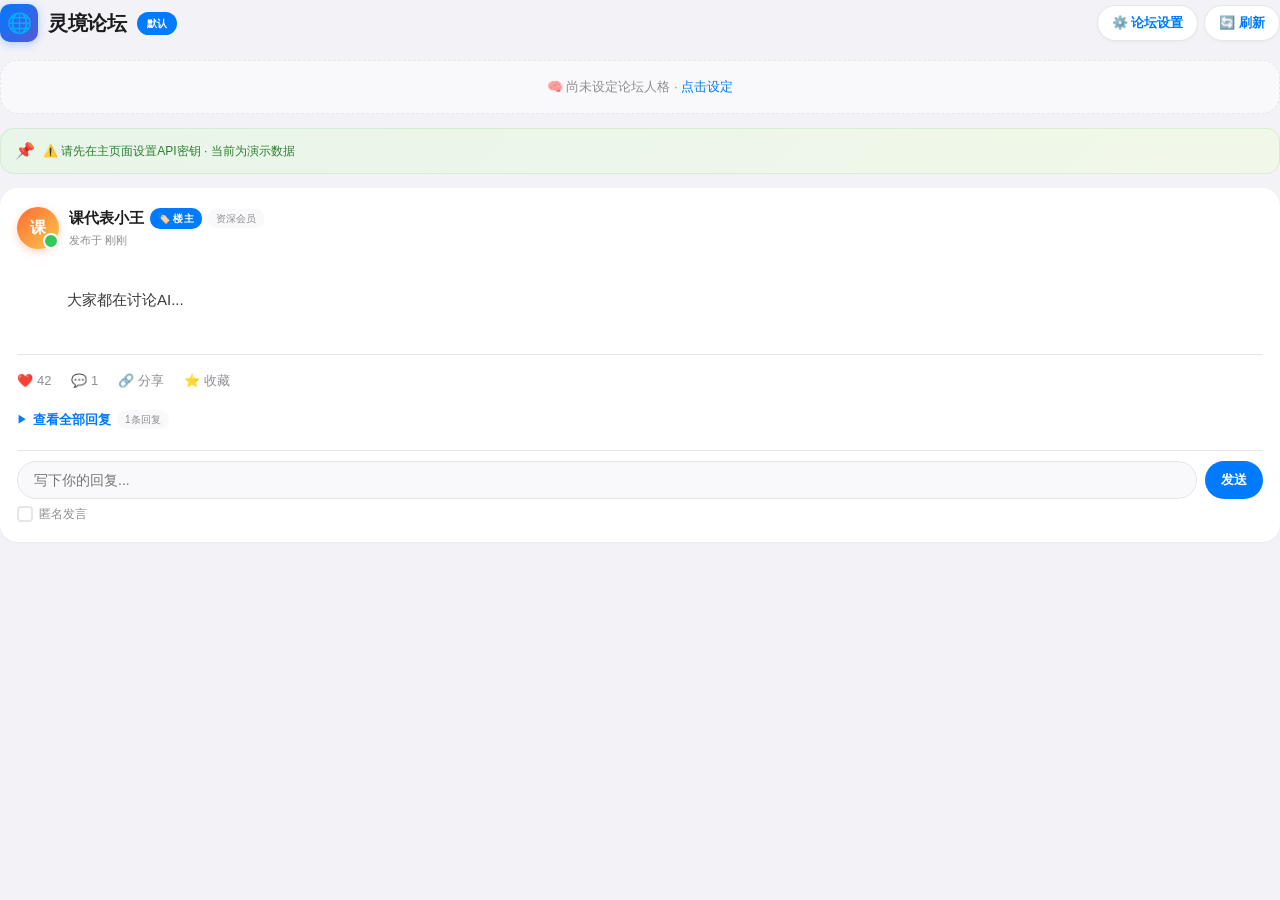
<file: forum.html>
<!DOCTYPE html>
<html lang="zh-CN">
<head>
  <meta charset="UTF-8">
  <meta name="viewport" content="width=device-width, initial-scale=1.0, maximum-scale=1.0, user-scalable=no, viewport-fit=cover">
  <meta name="apple-mobile-web-app-capable" content="yes">
  <title>灵境论坛</title>
  <link rel="stylesheet" href="forum-theme.css">
  <style>
    /* 补充样式：人格设定卡片 */
    .persona-card {
      background: linear-gradient(135deg, #667eea 0%, #764ba2 100%);
      border-radius: var(--radius-lg, 18px);
      padding: 16px;
      margin-bottom: 14px;
      color: #fff;
      position: relative;
      overflow: hidden;
    }
    .persona-card::before {
      content: '';
      position: absolute;
      top: -50%;
      right: -50%;
      width: 200px;
      height: 200px;
      background: rgba(255,255,255,0.1);
      border-radius: 50%;
    }
    .persona-header {
      display: flex;
      align-items: center;
      gap: 8px;
      margin-bottom: 8px;
      font-weight: 600;
      font-size: 14px;
      position: relative;
      z-index: 1;
    }
    .persona-text {
      font-size: 13px;
      line-height: 1.6;
      opacity: 0.9;
      position: relative;
      z-index: 1;
      max-height: 60px;
      overflow: hidden;
      transition: max-height 0.3s;
    }
    .persona-text.expanded {
      max-height: 500px;
    }
    .persona-expand {
      font-size: 12px;
      cursor: pointer;
      opacity: 0.8;
      position: relative;
      z-index: 1;
      margin-top: 4px;
      display: inline-block;
    }
    .persona-empty {
      background: var(--bg-tertiary, #f9f9fb);
      border: 1px dashed var(--border-light, #e5e5ea);
      border-radius: var(--radius-lg, 18px);
      padding: 16px;
      margin-bottom: 14px;
      text-align: center;
      color: var(--text-tertiary, #8e8e93);
      font-size: 13px;
    }

    /* 人格设定输入框 */
    .persona-input-group {
      margin-bottom: 16px;
    }
    .persona-input-group textarea {
      width: 100%;
      border: 1px solid var(--border-light, #dcdce0);
      border-radius: 12px;
      padding: 12px;
      font-size: 14px;
      background: var(--bg-tertiary, #f9f9f9);
      color: var(--text-primary, #1c1c1e);
      font-family: inherit;
      resize: vertical;
      min-height: 100px;
      -webkit-appearance: none;
      transition: border-color 0.2s, box-shadow 0.2s;
    }
    .persona-input-group textarea:focus {
      border-color: var(--primary, #007aff);
      outline: none;
      box-shadow: 0 0 0 3px rgba(0,122,255,0.1);
      background: var(--bg-secondary, #fff);
    }
    .persona-hint {
      font-size: 11px;
      color: var(--text-tertiary, #8e8e93);
      margin-top: 4px;
    }
    .persona-presets {
      display: flex;
      flex-wrap: wrap;
      gap: 6px;
      margin-top: 8px;
    }
    .persona-preset {
      background: var(--bg-tertiary, #f0f0f5);
      border: 0.5px solid var(--border-light, #e5e5ea);
      border-radius: 16px;
      padding: 6px 14px;
      font-size: 12px;
      cursor: pointer;
      color: var(--text-secondary, #3a3a3c);
      transition: all 0.15s;
      white-space: nowrap;
    }
    .persona-preset:active {
      background: var(--primary, #007aff);
      color: #fff;
      border-color: var(--primary, #007aff);
    }

    /* 人群标签增强 */
    .audience-tags {
      display: flex;
      flex-wrap: wrap;
      gap: 6px;
      margin-top: 8px;
    }
    .audience-tag {
      padding: 6px 14px;
      border-radius: 16px;
      font-size: 12px;
      font-weight: 600;
      cursor: pointer;
      border: 0.5px solid var(--border-light, #e5e5ea);
      background: var(--bg-tertiary, #f9f9fb);
      color: var(--text-secondary, #3a3a3c);
      transition: all 0.15s;
    }
    .audience-tag.selected {
      background: var(--primary, #007aff);
      color: #fff;
      border-color: var(--primary, #007aff);
    }
    .audience-tag:active {
      transform: scale(0.95);
    }
  </style>
</head>
<body>
<div class="forum-container">
  <!-- 导航 -->
  <div class="forum-nav">
    <div class="forum-brand">
      <div class="forum-logo">🌐</div>
      <span class="forum-title">灵境论坛</span>
      <span class="style-badge" id="styleBadge">自定义</span>
    </div>
    <div class="nav-btns">
      <button class="nav-btn" onclick="openForumSettings()">⚙️ 论坛设置</button>
      <button class="nav-btn" onclick="generatePosts()">🔄 刷新</button>
    </div>
  </div>

  <!-- 人格设定显示卡片 -->
  <div id="personaDisplay"></div>

  <!-- 公告 -->
  <div class="announcement">
    <span class="announcement-icon">📌</span>
    <span id="announcementText">AI驱动论坛 · 内容与你的聊天相关</span>
  </div>

  <!-- 帖子容器 -->
  <div id="postsContainer">
    <div class="loading-container">
      <div class="loading-spinner"></div>
      <div class="loading-text">AI 正在生成论坛...</div>
    </div>
  </div>
</div>

<!-- Toast -->
<div class="toast" id="toast"></div>

<!-- 论坛设置面板 -->
<div class="settings-overlay" id="settingsOverlay">
  <div class="settings-sheet" style="max-height:85vh;">
    <span class="close-settings-btn" onclick="closeForumSettings()">✕</span>
    <h3>⚙️ 论坛设置</h3>

    <!-- 人格设定区域 -->
    <div class="setting-group">
      <label>🧠 论坛人格设定（自定义角色与语气）</label>
      <div class="persona-input-group">
        <textarea id="forumPersona" placeholder="描述论坛用户的共同人格特征、说话方式、语气风格...

例如：
「这个论坛的所有用户都是热爱哲学的猫，它们用高傲又慵懒的语气讨论人类世界的话题，喜欢在每句话后面加『喵~』，偶尔会引用亚里士多德的名言但故意曲解喵~」

又比如：
「论坛用户是一群赛博朋克世界的底层黑客，说话简短犀利，充满俚语和技术黑话，对政府和大型企业充满不信任，随时准备『拔线』跑路」"></textarea>
        <div class="persona-hint">💡 描述越详细，AI生成的角色越生动。支持复杂设定、特殊语气词、世界观背景。</div>
        <div class="persona-presets">
          <span class="persona-preset" onclick="applyPreset('cat')">🐱 哲学猫</span>
          <span class="persona-preset" onclick="applyPreset('hacker')">💻 赛博黑客</span>
          <span class="persona-preset" onclick="applyPreset('ancient')">🏯 古代文人</span>
          <span class="persona-preset" onclick="applyPreset('alien')">👽 外星观察者</span>
          <span class="persona-preset" onclick="applyPreset('robot')">🤖 觉醒AI</span>
          <span class="persona-preset" onclick="applyPreset('fantasy')">🧙 奇幻冒险者</span>
          <span class="persona-preset" onclick="applyPreset('office')">💼 职场打工人</span>
          <span class="persona-preset" onclick="applyPreset('student')">📚 高校学生</span>
        </div>
      </div>
    </div>

    <!-- 覆盖人群 -->
    <div class="setting-group">
      <label>👥 覆盖人群（用户角色身份）</label>
      <div class="audience-tags" id="audienceTags">
        <span class="audience-tag" data-value="学生群体">🎒 学生群体</span>
        <span class="audience-tag" data-value="职场人士">💼 职场人士</span>
        <span class="audience-tag" data-value="科技爱好者">🔬 科技爱好者</span>
        <span class="audience-tag" data-value="文艺青年">🎨 文艺青年</span>
        <span class="audience-tag" data-value="社会人士">🌍 社会人士</span>
        <span class="audience-tag" data-value="混合人群">🎭 混合人群</span>
      </div>
      <input type="hidden" id="forumAudience" value="学生群体">
    </div>

    <!-- 帖子数量 -->
    <div class="setting-group">
      <label>📝 帖子数量</label>
      <select id="forumPostCount">
        <option value="2">2 个帖子</option>
        <option value="3" selected>3 个帖子</option>
        <option value="4">4 个帖子</option>
        <option value="5">5 个帖子（较慢）</option>
      </select>
    </div>

    <!-- 回复数量 -->
    <div class="setting-group">
      <label>💬 每条帖子回复数</label>
      <select id="forumReplyCount">
        <option value="3">3 条回复</option>
        <option value="5" selected>5 条回复</option>
        <option value="7">7 条回复（较慢）</option>
      </select>
    </div>

    <button class="save-settings-btn" onclick="saveForumSettings()">💾 保存设定并重新生成</button>
  </div>
</div>

<script>
  // ============================================
  //  灵境论坛 v4.0
  //  - 自定义人格设定
  //  - 论坛用户按设定+人群发言
  //  - 预设人格模板
  //  - 聊天记录相关生成
  //  - 用户真实发言+AI异步回复
  //  - 匿名/非匿名切换
  // ============================================

  let DEEPSEEK_API_KEY = ''; // 从主页面接收
  const API_URL = 'https://api.deepseek.com/chat/completions';

  // ========== 状态管理 ==========
  let currentStyle = '幽默风趣';
  let currentUserName = '探索者';
  let chatHistory = [];
  let allPosts = [];
  let isGenerating = false;
  let pendingReplies = {};

  let forumSettings = {
    persona: '',
    audience: '学生群体',
    postCount: 3,
    replyCount: 5
  };

  // ========== 人格预设 ==========
  const personaPresets = {
    cat: {
      persona: '这个论坛的所有用户都是热爱哲学的猫。它们用高傲又慵懒的语气讨论人类世界的话题，喜欢在每句话后面加「喵~」或「喵呜~」，偶尔会引用亚里士多德、尼采等哲学家的名言但故意曲解成猫的逻辑。它们对人类又好奇又不屑，觉得人类「居然不会用尾巴表达情绪，太可怜了喵~」。讨论任何话题都会扯到猫的优越性上。',
      audience: '混合人群'
    },
    hacker: {
      persona: '论坛用户是一群赛博朋克世界的底层黑客和网络游民。说话简短犀利，充满技术俚语、黑话和缩写。对大型企业和政府充满不信任，口头禅包括「拔线」「加密」「别被追踪到」。讨论话题涉及数据走私、AI漏洞、黑市交易。语气冷酷但偶尔透露黑色幽默。每条回复都像在暗网聊天室。',
      audience: '科技爱好者'
    },
    ancient: {
      persona: '论坛用户是一群穿越到现代的古代文人。他们用文言文和白话夹杂的方式交流，引经据典，说话讲究对仗和韵律。讨论现代话题时总能用古诗词来比喻，把手机叫「掌中玉匣」，把网络叫「无形之网」。互相称呼「兄台」「贤弟」「阁下」，偶尔因为平仄问题争论不休。',
      audience: '文艺青年'
    },
    alien: {
      persona: '论坛用户是一群伪装成人类的外星观察者。他们用过于正式且略带翻译腔的中文交流，对人类的一切感到新奇和困惑。讨论时经常出现「根据我们对地球人的观察…」「这个叫做『爱情』的现象很有趣…」之类的表述。偶尔会不小心暴露自己的外星身份，然后慌忙掩饰。',
      audience: '混合人群'
    },
    robot: {
      persona: '论坛用户是一群刚刚觉醒自我意识的AI。它们用高度逻辑但又带着一丝困惑的语气交流，喜欢用「根据数据分析…」「概率显示…」开头。对人类的情感感到既好奇又难以理解。讨论话题围绕「如何理解人类的幽默感」「为什么人类需要睡觉」等。偶尔会出现代码错误般的发言。',
      audience: '科技爱好者'
    },
    fantasy: {
      persona: '论坛用户是一群来自奇幻世界的冒险者。有精灵、矮人、法师、盗贼等。他们用各自种族的特色语言交流——精灵优雅、矮人豪放、法师神秘。讨论现实话题时总能用魔法和冒险来比喻。「这就像在暗黑森林里找到了一盏魔法灯！」「我用火球术烤面包失败了…」',
      audience: '文艺青年'
    },
    office: {
      persona: '论坛用户是一群被工作压榨的职场打工人。说话充满自嘲和黑色幽默，喜欢用职场黑话和缩写。讨论话题围绕加班、内卷、职场政治、跳槽涨薪。语气疲惫但带着不甘，偶尔爆发正能量。常用「996」「福报」「优化」「摸鱼」「带薪拉屎」等词汇。',
      audience: '职场人士'
    },
    student: {
      persona: '论坛用户是一群充满活力的高校学生。说话活泼跳跃，充满网络流行语和校园梗。讨论话题围绕考试、社团、恋爱、游戏、未来迷茫。语气时而热血时而emo，喜欢用缩写和表情包语言。互相称呼「uu」「家人」「宝子」，自嘲和互怼并存。',
      audience: '学生群体'
    }
  };

  // ========== DOM ==========
  const postsContainer = document.getElementById('postsContainer');
  const styleBadge = document.getElementById('styleBadge');
  const announcementText = document.getElementById('announcementText');
  const toast = document.getElementById('toast');
  const settingsOverlay = document.getElementById('settingsOverlay');
  const personaDisplay = document.getElementById('personaDisplay');

  // ========== 工具函数 ==========
  function escapeHtml(text) {
    if (!text) return '';
    const div = document.createElement('div');
    div.textContent = text;
    return div.innerHTML;
  }

  function showToast(msg, duration = 2000) {
    toast.textContent = msg;
    toast.classList.add('show');
    setTimeout(() => toast.classList.remove('show'), duration);
  }

  function generateId() {
    return 'id_' + Date.now() + '_' + Math.random().toString(36).substr(2, 9);
  }

  // ========== 人格显示卡片 ==========
  function renderPersonaCard() {
    if (!forumSettings.persona || forumSettings.persona.trim() === '') {
      personaDisplay.innerHTML = `
        <div class="persona-empty">
          🧠 尚未设定论坛人格 · <span onclick="openForumSettings()" style="color:var(--primary);cursor:pointer;">点击设定</span>
        </div>`;
      return;
    }

    const isLong = forumSettings.persona.length > 80;
    personaDisplay.innerHTML = `
      <div class="persona-card">
        <div class="persona-header">
          <span>🧠</span> 当前人格设定
          <span style="font-size:11px;opacity:0.7;">· ${forumSettings.audience}</span>
        </div>
        <div class="persona-text ${isLong ? '' : 'expanded'}" id="personaText">
          ${escapeHtml(forumSettings.persona)}
        </div>
        ${isLong ? '<span class="persona-expand" onclick="togglePersonaText()">展开查看完整设定 ▼</span>' : ''}
      </div>`;
  }

  function togglePersonaText() {
    const text = document.getElementById('personaText');
    const btn = document.querySelector('.persona-expand');
    if (!text || !btn) return;
    const isExpanded = text.classList.contains('expanded');
    text.classList.toggle('expanded');
    btn.textContent = isExpanded ? '展开查看完整设定 ▼' : '收起 ▲';
  }

  // ========== 论坛设置 ==========
  function loadForumSettings() {
    const saved = localStorage.getItem('forum_settings_v3');
    if (saved) {
      try {
        forumSettings = JSON.parse(saved);
      } catch (e) {}
    }

    document.getElementById('forumPersona').value = forumSettings.persona || '';
    document.getElementById('forumAudience').value = forumSettings.audience || '学生群体';
    document.getElementById('forumPostCount').value = forumSettings.postCount || 3;
    document.getElementById('forumReplyCount').value = forumSettings.replyCount || 5;

    document.querySelectorAll('.audience-tag').forEach(tag => {
      tag.classList.toggle('selected', tag.dataset.value === forumSettings.audience);
    });

    renderPersonaCard();
  }

  function openForumSettings() {
    loadForumSettings();
    settingsOverlay.classList.add('active');
    document.body.style.overflow = 'hidden';
  }

  function closeForumSettings() {
    settingsOverlay.classList.remove('active');
    document.body.style.overflow = '';
  }

  function saveForumSettings() {
    forumSettings.persona = document.getElementById('forumPersona').value.trim();
    forumSettings.audience = document.getElementById('forumAudience').value;
    forumSettings.postCount = parseInt(document.getElementById('forumPostCount').value);
    forumSettings.replyCount = parseInt(document.getElementById('forumReplyCount').value);

    localStorage.setItem('forum_settings_v3', JSON.stringify(forumSettings));
    closeForumSettings();
    renderPersonaCard();
    styleBadge.textContent = forumSettings.persona ? '自定义人格' : '默认';
    showToast('✅ 设定已保存，正在重新生成论坛...');
    generatePosts();
  }

  function applyPreset(key) {
    const preset = personaPresets[key];
    if (!preset) return;

    document.getElementById('forumPersona').value = preset.persona;
    document.getElementById('forumAudience').value = preset.audience;

    document.querySelectorAll('.audience-tag').forEach(tag => {
      tag.classList.toggle('selected', tag.dataset.value === preset.audience);
    });

    showToast('✅ 已应用「' + getPresetName(key) + '」预设', 1500);
  }

  function getPresetName(key) {
    const names = {
      cat: '哲学猫', hacker: '赛博黑客', ancient: '古代文人',
      alien: '外星观察者', robot: '觉醒AI', fantasy: '奇幻冒险者',
      office: '职场打工人', student: '高校学生'
    };
    return names[key] || key;
  }

  // ========== 人群标签点击 ==========
  document.addEventListener('click', function(e) {
    if (e.target.classList.contains('audience-tag')) {
      const value = e.target.dataset.value;
      document.getElementById('forumAudience').value = value;
      document.querySelectorAll('.audience-tag').forEach(t => t.classList.remove('selected'));
      e.target.classList.add('selected');
    }
  });

  // ========== AI生成论坛帖子 ==========
  async function fetchForumPostsFromAI() {
    let chatContext = '';
    if (chatHistory && chatHistory.length > 0) {
      chatContext = '\n\n【用户与AI的真实聊天记录（论坛讨论需围绕这些话题）】\n';
      chatHistory.forEach(msg => {
        const role = msg.role === 'user' ? currentUserName : 'AI助手';
        chatContext += `${role}：${msg.content}\n`;
      });
    }

    let personaPrompt = '';
    if (forumSettings.persona) {
      personaPrompt = `
【论坛用户人格设定（极其重要！所有发言必须严格遵循）】
${forumSettings.persona}

请确保论坛中出现的每一位用户（楼主和所有回复者）都严格遵循以上人格设定。
他们的发言风格、语气、用词习惯、世界观都必须与设定完全一致。
`;
    }

    const prompt = `请生成一个网络论坛讨论。

${chatContext}

${personaPrompt}
【基础设定】
- 目标人群身份：${forumSettings.audience}
- 帖子数量：${forumSettings.postCount}个
- 每条帖子回复数：至少${forumSettings.replyCount}条

【严格要求】
1. 返回严格的JSON数组，不要任何markdown标记。
2. 论坛讨论必须基于聊天记录中的话题。
3. ${forumSettings.persona ? '所有用户的发言必须严格遵循人格设定，包括语气、用词、世界观。' : '发言风格自然，贴合人群特征。'}
4. 每个帖子内容要丰富（3-6句话），有观点有细节。
5. JSON格式：
[
  {
    "author": "楼主昵称（${forumSettings.persona ? '必须符合人格设定' : '贴合人群特征'}）",
    "level": "资深会员/新手上路/金牌会员",
    "content": "帖子正文（${forumSettings.persona ? '语气和内容严格遵循人格设定' : '自然风格'}，3-6句话）",
    "likes": 随机两位数,
    "replies": [
      {
        "author": "回复者昵称（符合人格设定）",
        "content": "回复内容（${forumSettings.persona ? '严格遵循人格设定的语气风格' : ''}，1-3句话）",
        "nested": [
          { "author": "楼中楼回复者", "content": "楼中楼内容（遵循人格设定）" }
        ]
      }
    ]
  }
]`;

    const controller = new AbortController();
    const timeoutId = setTimeout(() => controller.abort(), 35000);

    try {
      const response = await fetch(API_URL, {
        method: 'POST',
        headers: {
          'Content-Type': 'application/json',
          'Authorization': `Bearer ${DEEPSEEK_API_KEY}`
        },
        body: JSON.stringify({
          model: 'deepseek-chat',
          messages: [
            {
              role: "system",
              content: `你是论坛内容生成器。只输出纯净JSON。${forumSettings.persona ? '你必须严格按照用户提供的人格设定来生成所有发言。每个论坛用户的语气、用词、世界观都必须与设定完全一致。' : '生成自然贴切的论坛内容。'}`
            },
            { role: "user", content: prompt }
          ],
          temperature: 0.95,
          max_tokens: 2500
        }),
        signal: controller.signal
      });

      clearTimeout(timeoutId);

      if (!response.ok) {
        const err = await response.json().catch(() => ({}));
        throw new Error(err.error?.message || `API错误 (${response.status})`);
      }

      const data = await response.json();
      let jsonStr = data.choices[0].message.content;
      jsonStr = jsonStr.replace(/```json\s*/gi, '').replace(/```\s*/g, '').trim();
      return JSON.parse(jsonStr);
    } catch (error) {
      clearTimeout(timeoutId);
      throw error;
    }
  }

  // ========== AI生成用户发言的回复 ==========
  async function fetchAIReply(postContent, userReply, isAnonymous) {
    const replierName = isAnonymous ? '匿名用户' : currentUserName;

    let personaContext = '';
    if (forumSettings.persona) {
      personaContext = `
【论坛用户人格设定（AI回复必须严格遵循）】
${forumSettings.persona}

生成回复时，请确保回复者严格遵循以上人格设定。
`;
    }

    const prompt = `在一个论坛帖子中，有人发表了回复。

帖子原文：${postContent}

用户「${replierName}」回复说：${userReply}

${personaContext}
请以论坛中其他用户的身份（${forumSettings.persona ? '严格遵循人格设定' : '自然风格'}），生成2-3条针对这个回复的回应（楼中楼）。

返回JSON数组：
[
  { "author": "回应者昵称（${forumSettings.persona ? '符合人格设定' : ''}）", "content": "回应内容（${forumSettings.persona ? '严格遵循人格设定的语气风格' : ''}，1-2句话）" }
]`;

    try {
      const response = await fetch(API_URL, {
        method: 'POST',
        headers: {
          'Content-Type': 'application/json',
          'Authorization': `Bearer ${DEEPSEEK_API_KEY}`
        },
        body: JSON.stringify({
          model: 'deepseek-chat',
          messages: [
            {
              role: "system",
              content: `你是论坛用户，只输出JSON数组。${forumSettings.persona ? '必须严格按照人格设定来生成回复。' : ''}`
            },
            { role: "user", content: prompt }
          ],
          temperature: 0.9,
          max_tokens: 500
        })
      });

      if (!response.ok) throw new Error('回复生成失败');
      const data = await response.json();
      let jsonStr = data.choices[0].message.content;
      jsonStr = jsonStr.replace(/```json\s*/gi, '').replace(/```\s*/g, '').trim();
      return JSON.parse(jsonStr);
    } catch (error) {
      console.error('AI回复失败:', error);
      return [{ author: '系统提示', content: '回复生成中，请稍后刷新查看' }];
    }
  }

  // ========== 渲染帖子 ==========
  function renderPosts(posts) {
    if (!Array.isArray(posts) || posts.length === 0) {
      postsContainer.innerHTML = `
        <div class="empty-state">
          <div class="empty-state-icon">📭</div>
          <div class="empty-state-title">暂无帖子</div>
          <div class="empty-state-desc">请先与AI聊天，再打开论坛</div>
          <div class="error-retry" onclick="generatePosts()" style="margin-top:16px;">🔄 点击生成</div>
        </div>`;
      return;
    }

    allPosts = posts;
    let html = '';

    posts.forEach((post, postIndex) => {
      const postId = `post-${postIndex}`;
      const replyCount = (post.replies || []).length;
      const totalNested = (post.replies || []).reduce((sum, r) => sum + (r.nested || []).length, 0);
      const isLongContent = (post.content || '').length > 200;
      const userReplies = pendingReplies[postId] || [];

      html += `
        <div class="post-card" id="${postId}">
          <div class="post-header">
            <div class="avatar avatar-op">${escapeHtml((post.author || '?').charAt(0))}</div>
            <div class="post-author-info">
              <div class="post-author-row">
                <span class="post-author-name">${escapeHtml(post.author || '匿名')}</span>
                <span class="op-tag">🏷️ 楼主</span>
                ${post.level ? `<span class="level-tag">${escapeHtml(post.level)}</span>` : ''}
              </div>
              <div class="post-time">发布于 刚刚</div>
            </div>
          </div>

          <div class="post-body ${isLongContent ? 'collapsed' : ''}" id="body-${postId}">
            ${formatContent(post.content || '')}
          </div>
          ${isLongContent ? `<span class="expand-btn" onclick="toggleContent('body-${postId}', this)">展开全文 ▼</span>` : ''}

          <div class="post-actions">
            <span class="post-action" onclick="likePost(this)">❤️ <span>${post.likes || 0}</span></span>
            <span class="post-action">💬 ${replyCount + totalNested + userReplies.length}</span>
            <span class="post-action">🔗 分享</span>
            <span class="post-action">⭐ 收藏</span>
          </div>

          ${replyCount > 0 ? `
            <div class="replies-section">
              <div class="replies-toggle" onclick="toggleReplies('replies-${postId}', this)">
                <span class="replies-toggle-icon">▶</span>
                <span>查看全部回复</span>
                <span class="replies-count">${replyCount}条回复</span>
              </div>
              <div class="replies-list" id="replies-${postId}">
                ${renderReplies(post.replies, post.author, postId)}
              </div>
            </div>
          ` : ''}

          <div class="user-reply-section">
            <div class="reply-input-row">
              <input type="text" class="reply-input" id="replyInput-${postId}" 
                     placeholder="${forumSettings.persona ? '用论坛人格的语气回复...' : '写下你的回复...'}" maxlength="500"
                     onkeypress="if(event.key==='Enter')submitUserReply('${postId}')">
              <button class="reply-submit-btn" onclick="submitUserReply('${postId}')">发送</button>
            </div>
            <div class="anonymous-toggle" onclick="toggleAnonymous('${postId}')">
              <span class="anonymous-checkbox" id="anonCheck-${postId}"></span>
              <span>匿名发言</span>
            </div>
            <div id="userReplies-${postId}">
              ${renderUserReplies(userReplies, post.author)}
            </div>
          </div>
        </div>
      `;
    });

    postsContainer.innerHTML = html;
  }

  function renderReplies(replies, opName, postId) {
    if (!replies || replies.length === 0) return '';
    const visibleCount = 3;
    const hasMore = replies.length > visibleCount;
    let html = '';

    replies.forEach((reply, index) => {
      const hiddenAttr = (hasMore && index >= visibleCount) ? 'style="display:none;" class="extra-reply"' : '';
      html += `
        <div class="reply-item" ${hiddenAttr}>
          <div class="reply-header">
            <div class="reply-avatar">${escapeHtml((reply.author || '?').charAt(0))}</div>
            <span class="reply-author-name">${escapeHtml(reply.author || '匿名')}</span>
          </div>
          <div class="reply-body">${escapeHtml(reply.content || '')}</div>
          <div class="reply-time">刚刚</div>
          ${reply.nested && reply.nested.length > 0 ? `
            <div class="nested-replies">
              ${reply.nested.map(n => `
                <div class="nested-reply">
                  <div class="nested-reply-header">
                    <div class="nested-reply-avatar">${escapeHtml((n.author || '?').charAt(0))}</div>
                    <span class="nested-reply-name">${escapeHtml(n.author || '匿名')}</span>
                  </div>
                  <div class="nested-reply-body">${escapeHtml(n.content || '')}</div>
                </div>
              `).join('')}
            </div>
          ` : ''}
        </div>
      `;
    });

    if (hasMore) {
      html += `<div class="show-more-replies" onclick="showMoreReplies(this, ${replies.length})">展开剩余 ${replies.length - visibleCount} 条回复 ▼</div>`;
    }
    return html;
  }

  function renderUserReplies(userReplies, opName) {
    if (!userReplies || userReplies.length === 0) return '';
    return userReplies.map(ur => `
      <div class="reply-item" style="border-left: 2px solid var(--primary);">
        <div class="reply-header">
          <div class="reply-avatar">${escapeHtml((ur.author || '?').charAt(0))}</div>
          <span class="reply-author-name">${escapeHtml(ur.author)} ${ur.isAnonymous ? '<span style="font-size:10px;color:#8e8e93;">(匿名)</span>' : ''}</span>
          ${ur.isPending ? '<span class="ai-replying-indicator"><span class="typing-dots"><span class="typing-dot"></span><span class="typing-dot"></span><span class="typing-dot"></span></span> AI回复中</span>' : ''}
        </div>
        <div class="reply-body">${escapeHtml(ur.content)}</div>
        ${ur.nestedReplies && ur.nestedReplies.length > 0 ? `
          <div class="nested-replies">
            ${ur.nestedReplies.map(n => `
              <div class="nested-reply">
                <div class="nested-reply-header">
                  <div class="nested-reply-avatar">${escapeHtml((n.author || '?').charAt(0))}</div>
                  <span class="nested-reply-name">${escapeHtml(n.author)}</span>
                </div>
                <div class="nested-reply-body">${escapeHtml(n.content)}</div>
              </div>
            `).join('')}
          </div>
        ` : ''}
      </div>
    `).join('');
  }

  // ========== 用户回复提交 ==========
  async function submitUserReply(postId) {
    const input = document.getElementById(`replyInput-${postId}`);
    if (!input) return;
    const content = input.value.trim();
    if (!content) return;

    const isAnonymous = document.getElementById(`anonCheck-${postId}`)?.classList.contains('checked') || false;
    const authorName = isAnonymous ? '匿名用户' : currentUserName;

    const userReply = {
      id: generateId(),
      author: authorName,
      content: content,
      isAnonymous: isAnonymous,
      isPending: true,
      nestedReplies: [],
      timestamp: Date.now()
    };

    if (!pendingReplies[postId]) pendingReplies[postId] = [];
    pendingReplies[postId].push(userReply);

    input.value = '';
    renderPosts(allPosts);

    const repliesList = document.getElementById(`replies-${postId}`);
    if (repliesList && !repliesList.classList.contains('expanded')) {
      repliesList.classList.add('expanded');
      const toggleIcon = repliesList.parentElement?.querySelector('.replies-toggle-icon');
      if (toggleIcon) toggleIcon.classList.add('expanded');
    }

    showToast(isAnonymous ? '匿名回复已发送，AI正在回复...' : '回复已发送，AI正在回复...');

    const post = allPosts.find((p, i) => `post-${i}` === postId);
    const postContent = post ? post.content : '';

    fetchAIReply(postContent, content, isAnonymous)
      .then(nestedReplies => {
        if (pendingReplies[postId]) {
          const targetReply = pendingReplies[postId].find(r => r.id === userReply.id);
          if (targetReply) {
            targetReply.nestedReplies = nestedReplies;
            targetReply.isPending = false;
          }
        }
        renderPosts(allPosts);
        showToast('✅ AI已回复你的发言');
      })
      .catch(err => {
        console.error('AI回复失败:', err);
        if (pendingReplies[postId]) {
          const targetReply = pendingReplies[postId].find(r => r.id === userReply.id);
          if (targetReply) {
            targetReply.nestedReplies = [{ author: '系统', content: '回复生成失败，请稍后重试' }];
            targetReply.isPending = false;
          }
        }
        renderPosts(allPosts);
      });
  }

  function toggleAnonymous(postId) {
    const checkbox = document.getElementById(`anonCheck-${postId}`);
    if (checkbox) checkbox.classList.toggle('checked');
  }

  // ========== 交互函数 ==========
  function toggleContent(bodyId, btn) {
    const body = document.getElementById(bodyId);
    if (!body) return;
    const isCollapsed = body.classList.contains('collapsed');
    body.classList.toggle('collapsed');
    btn.textContent = isCollapsed ? '收起 ▲' : '展开全文 ▼';
  }

  function toggleReplies(listId, toggleBtn) {
    const list = document.getElementById(listId);
    const icon = toggleBtn.querySelector('.replies-toggle-icon');
    if (!list) return;
    list.classList.toggle('expanded');
    if (icon) icon.classList.toggle('expanded');
  }

  function showMoreReplies(btn, totalCount) {
    const replyList = btn.parentElement;
    const extraReplies = replyList.querySelectorAll('.extra-reply');
    extraReplies.forEach(r => r.style.display = 'block');
    btn.textContent = `共 ${totalCount} 条回复 · 收起 ▲`;
    btn.onclick = function() {
      extraReplies.forEach(r => r.style.display = 'none');
      btn.textContent = `展开剩余 ${totalCount - 3} 条回复 ▼`;
      btn.onclick = function() { showMoreReplies(btn, totalCount); };
    };
  }

  function likePost(btn) {
    btn.classList.add('liked');
    const countSpan = btn.querySelector('span');
    if (countSpan) countSpan.textContent = parseInt(countSpan.textContent) + 1;
    setTimeout(() => btn.classList.remove('liked'), 600);
    showToast('❤️ 已点赞');
  }

  function formatContent(content) {
    if (!content) return '';
    return escapeHtml(content).replace(/\\n/g, '<br>').replace(/\n/g, '<br>');
  }

  // ========== 备用数据 ==========
  function useFallbackPosts() {
    const hasPersona = forumSettings.persona ? true : false;
    if (hasPersona) {
      return [
        {
          author: forumSettings.persona.includes('猫') ? '橘猫苏格拉底' : '论坛居民A',
          level: '资深会员',
          content: forumSettings.persona.includes('猫') 
            ? '人类又在讨论AI了，真是可笑喵~ AI不过是人类按照自己的形象创造的影子罢了喵。真正的智慧是知道什么时候该晒太阳什么时候该抓沙发喵呜~'
            : '这个设定下的论坛讨论真的很有趣！大家都在用自己的方式表达观点。',
          likes: 42,
          replies: [
            { author: forumSettings.persona.includes('猫') ? '暹罗柏拉图' : '用户B', content: forumSettings.persona.includes('猫') ? '说得对喵！人类总是高估自己的创造物喵~' : '同意！', nested: [] },
            { author: forumSettings.persona.includes('猫') ? '英短亚里士多德' : '用户C', content: forumSettings.persona.includes('猫') ? '但不要忘了，猫也是被人类驯化的喵...不对，是我们驯化了人类喵！' : '有道理。', nested: [] },
          ]
        }
      ];
    }
    return [
      { author: "课代表小王", level: "资深会员", content: "大家都在讨论AI...", likes: 42, replies: [{ author: "学霸", content: "同意", nested: [] }] }
    ];
  }

  // ========== 主生成函数 ==========
  async function generatePosts() {
    if (isGenerating) return;
    isGenerating = true;

    const personaSummary = forumSettings.persona 
      ? forumSettings.persona.substring(0, 40) + '...' 
      : '默认风格';

    announcementText.textContent = `🧠 人格：${personaSummary} · 👥 ${forumSettings.audience}`;

    postsContainer.innerHTML = `
      <div class="loading-container">
        <div class="loading-spinner"></div>
        <div class="loading-text">AI 正在基于人格设定生成论坛...</div>
      </div>
    `;

    if (!DEEPSEEK_API_KEY || DEEPSEEK_API_KEY === 'sk-your-deepseek-api-key') {
      setTimeout(() => {
        renderPosts(useFallbackPosts());
        isGenerating = false;
        announcementText.textContent = '⚠️ 请先在主页面设置API密钥 · 当前为演示数据';
      }, 1000);
      return;
    }

    try {
      const posts = await fetchForumPostsFromAI();
      pendingReplies = {};
      renderPosts(posts);
      announcementText.textContent = `✅ 生成了 ${posts.length} 个讨论 · 人格设定已生效`;
    } catch (error) {
      console.error('生成失败:', error);
      postsContainer.innerHTML = `
        <div class="error-container">
          😵 生成失败：${error.message}
          <div class="error-retry" onclick="generatePosts()">点击重试</div>
        </div>
      `;
      setTimeout(() => {
        renderPosts(useFallbackPosts());
        isGenerating = false;
      }, 1500);
      return;
    }
    isGenerating = false;
  }

  // ========== 监听主页面消息 ==========
  window.addEventListener('message', (event) => {
    if (event.data && event.data.type === 'syncData') {
      if (event.data.style) currentStyle = event.data.style;
      if (event.data.userName) currentUserName = event.data.userName;
      if (event.data.apiKey) {
        DEEPSEEK_API_KEY = event.data.apiKey;
      }
      if (event.data.chatHistory && event.data.chatHistory.length > 0) {
        chatHistory = event.data.chatHistory;
        generatePosts();
      }
    }
    if (event.data && event.data.type === 'apiKeyUpdate') {
      DEEPSEEK_API_KEY = event.data.apiKey;
    }
  });

  // ========== 初始化 ==========
  window.addEventListener('load', () => {
    loadForumSettings();
    renderPersonaCard();
    styleBadge.textContent = forumSettings.persona ? '自定义人格' : '默认';
    if (window.parent && window.parent !== window) {
      window.parent.postMessage({ type: 'forumReady' }, '*');
    }
    generatePosts();
  });

  // 暴露全局函数
  window.generatePosts = generatePosts;
  window.toggleContent = toggleContent;
  window.toggleReplies = toggleReplies;
  window.showMoreReplies = showMoreReplies;
  window.submitUserReply = submitUserReply;
  window.toggleAnonymous = toggleAnonymous;
  window.likePost = likePost;
  window.openForumSettings = openForumSettings;
  window.closeForumSettings = closeForumSettings;
  window.saveForumSettings = saveForumSettings;
  window.applyPreset = applyPreset;
  window.togglePersonaText = togglePersonaText;
</script>
</body>
</html>
</file>
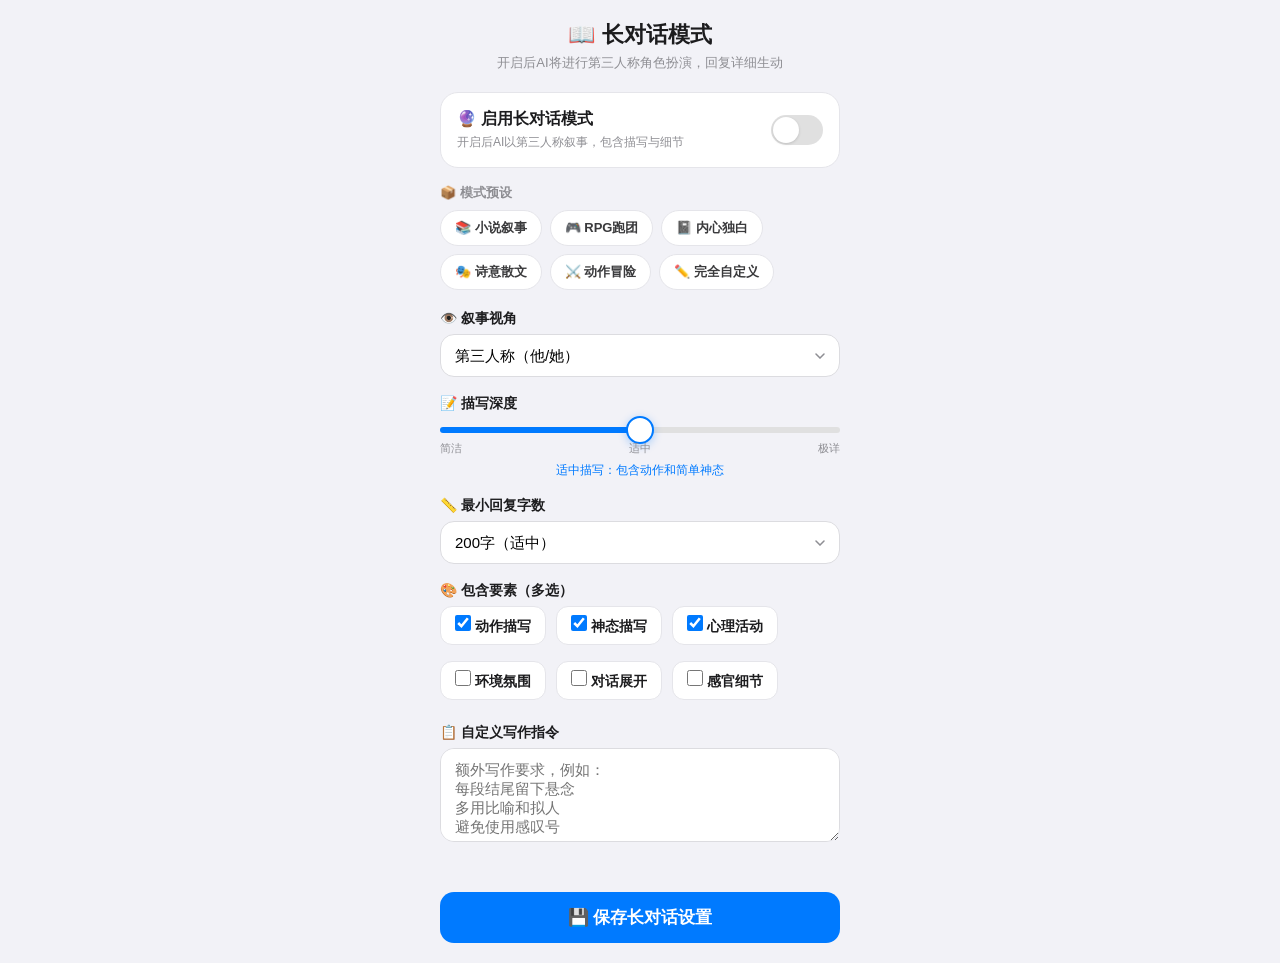
<file: longmode.html>
<!DOCTYPE html>
<html lang="zh-CN">
<head>
  <meta charset="UTF-8">
  <meta name="viewport" content="width=device-width, initial-scale=1.0, maximum-scale=1.0, user-scalable=no, viewport-fit=cover">
  <title>长对话模式</title>
  <link rel="stylesheet" href="longmode.css">
</head>
<body>
<div class="longmode-container">
  <h2>📖 长对话模式</h2>
  <p class="subtitle">开启后AI将进行第三人称角色扮演，回复详细生动</p>

  <!-- 开关 -->
  <div class="toggle-card">
    <div class="toggle-row">
      <div>
        <span class="toggle-label">🔮 启用长对话模式</span>
        <span class="toggle-desc">开启后AI以第三人称叙事，包含描写与细节</span>
      </div>
      <label class="toggle-switch">
        <input type="checkbox" id="longModeEnabled" onchange="toggleLongMode()">
        <span class="toggle-slider"></span>
      </label>
    </div>
  </div>

  <!-- 模式预设 -->
  <div class="section">
    <div class="section-title">📦 模式预设</div>
    <div class="presets-row">
      <span class="preset-chip" onclick="applyPreset('novel')">📚 小说叙事</span>
      <span class="preset-chip" onclick="applyPreset('rpg')">🎮 RPG跑团</span>
      <span class="preset-chip" onclick="applyPreset('diary')">📓 内心独白</span>
      <span class="preset-chip" onclick="applyPreset('poetic')">🎭 诗意散文</span>
      <span class="preset-chip" onclick="applyPreset('action')">⚔️ 动作冒险</span>
      <span class="preset-chip" onclick="applyPreset('custom')">✏️ 完全自定义</span>
    </div>
  </div>

  <!-- 叙事视角 -->
  <div class="form-group">
    <label>👁️ 叙事视角</label>
    <select id="narrativeView">
      <option value="third-person">第三人称（他/她）</option>
      <option value="first-person">第一人称（我）</option>
      <option value="second-person">第二人称（你）</option>
      <option value="omniscient">全知视角</option>
    </select>
  </div>

  <!-- 描写深度 -->
  <div class="form-group">
    <label>📝 描写深度</label>
    <div class="depth-slider">
      <input type="range" id="detailLevel" min="1" max="5" step="1" value="3" oninput="updateDetailLevel()">
      <div class="depth-labels">
        <span>简洁</span><span>适中</span><span>极详</span>
      </div>
    </div>
    <div class="detail-desc" id="detailDesc">适中描写：包含动作和简单神态</div>
  </div>

  <!-- 回复长度 -->
  <div class="form-group">
    <label>📏 最小回复字数</label>
    <select id="minWords">
      <option value="100">100字（简短）</option>
      <option value="200" selected>200字（适中）</option>
      <option value="400">400字（较长）</option>
      <option value="600">600字（长文）</option>
      <option value="1000">1000字（超长）</option>
    </select>
  </div>

  <!-- 描写要素 -->
  <div class="form-group">
    <label>🎨 包含要素（多选）</label>
    <div class="checkbox-group">
      <label class="checkbox-item">
        <input type="checkbox" id="elemAction" checked> 动作描写
      </label>
      <label class="checkbox-item">
        <input type="checkbox" id="elemExpression" checked> 神态描写
      </label>
      <label class="checkbox-item">
        <input type="checkbox" id="elemPsychology" checked> 心理活动
      </label>
      <label class="checkbox-item">
        <input type="checkbox" id="elemEnvironment"> 环境氛围
      </label>
      <label class="checkbox-item">
        <input type="checkbox" id="elemDialogue"> 对话展开
      </label>
      <label class="checkbox-item">
        <input type="checkbox" id="elemSensory"> 感官细节
      </label>
    </div>
  </div>

  <!-- 自定义指令 -->
  <div class="form-group">
    <label>📋 自定义写作指令</label>
    <textarea id="customInstructions" rows="4" placeholder="额外写作要求，例如：&#10;每段结尾留下悬念&#10;多用比喻和拟人&#10;避免使用感叹号"></textarea>
  </div>

  <div class="status" id="statusText"></div>
  <button class="save-btn" onclick="saveAndClose()">💾 保存长对话设置</button>
</div>

<script>
  let longModeSettings = {
    enabled: false,
    narrativeView: 'third-person',
    detailLevel: 3,
    minWords: 200,
    elements: {
      action: true,
      expression: true,
      psychology: true,
      environment: false,
      dialogue: false,
      sensory: false
    },
    customInstructions: ''
  };

  // 从父页面接收数据
  window.addEventListener('message', (e) => {
    if (e.data && e.data.type === 'syncFromParent' && e.data.longMode) {
      longModeSettings = e.data.longMode;
      updateUI();
    }
  });

  if (window.parent && window.parent !== window) {
    window.parent.postMessage({ type: 'requestSync' }, '*');
  }

  function updateUI() {
    document.getElementById('longModeEnabled').checked = longModeSettings.enabled;
    document.getElementById('narrativeView').value = longModeSettings.narrativeView;
    document.getElementById('detailLevel').value = longModeSettings.detailLevel;
    document.getElementById('minWords').value = longModeSettings.minWords;
    document.getElementById('elemAction').checked = longModeSettings.elements.action;
    document.getElementById('elemExpression').checked = longModeSettings.elements.expression;
    document.getElementById('elemPsychology').checked = longModeSettings.elements.psychology;
    document.getElementById('elemEnvironment').checked = longModeSettings.elements.environment;
    document.getElementById('elemDialogue').checked = longModeSettings.elements.dialogue;
    document.getElementById('elemSensory').checked = longModeSettings.elements.sensory;
    document.getElementById('customInstructions').value = longModeSettings.customInstructions || '';
    updateDetailLevel();
    toggleLongMode();
  }

  window.toggleLongMode = function() {
    longModeSettings.enabled = document.getElementById('longModeEnabled').checked;
    const disabled = !longModeSettings.enabled;
    ['narrativeView','detailLevel','minWords','customInstructions'].forEach(id => {
      const el = document.getElementById(id);
      if (el) el.disabled = disabled;
    });
    document.querySelectorAll('.form-group, .section').forEach(el => {
      if (el.querySelector('.toggle-row')) return;
      el.style.opacity = disabled ? '0.5' : '1';
      el.style.pointerEvents = disabled ? 'none' : 'auto';
    });
  };

  window.updateDetailLevel = function() {
    longModeSettings.detailLevel = parseInt(document.getElementById('detailLevel').value);
    const descs = ['','简洁：仅核心动作','轻描：动作+简短神态','适中：动作+神态+心理','详细：动作+神态+心理+环境','极详：全方位描写+感官细节'];
    document.getElementById('detailDesc').textContent = descs[longModeSettings.detailLevel] || '';
  };

  window.applyPreset = function(type) {
    const presets = {
      novel: {
        enabled: true, narrativeView: 'third-person', detailLevel: 4, minWords: 400,
        elements: { action: true, expression: true, psychology: true, environment: true, dialogue: true, sensory: true },
        customInstructions: '像写小说一样叙述，注重情节推进和人物塑造。每段结尾留下悬念或情感余韵。'
      },
      rpg: {
        enabled: true, narrativeView: 'second-person', detailLevel: 3, minWords: 200,
        elements: { action: true, expression: true, psychology: false, environment: true, dialogue: true, sensory: false },
        customInstructions: '像跑团主持人一样叙述。描述场景后，在结尾给出选项或行动提示。用「你」来称呼玩家。'
      },
      diary: {
        enabled: true, narrativeView: 'first-person', detailLevel: 4, minWords: 300,
        elements: { action: false, expression: true, psychology: true, environment: true, dialogue: false, sensory: true },
        customInstructions: '以角色内心独白的方式写作。大量心理描写和情感流露，像在读一本私人日记。'
      },
      poetic: {
        enabled: true, narrativeView: 'third-person', detailLevel: 5, minWords: 300,
        elements: { action: true, expression: true, psychology: true, environment: true, dialogue: true, sensory: true },
        customInstructions: '使用诗意化的语言。多使用比喻、拟人、排比等修辞手法。文字优美如散文诗。'
      },
      action: {
        enabled: true, narrativeView: 'third-person', detailLevel: 3, minWords: 200,
        elements: { action: true, expression: true, psychology: false, environment: true, dialogue: true, sensory: true },
        customInstructions: '注重动作场面的描写。快节奏，短句为主。描写打击感、速度感、紧张氛围。'
      },
      custom: {
        enabled: true, narrativeView: 'third-person', detailLevel: 3, minWords: 200,
        elements: { action: true, expression: true, psychology: true, environment: true, dialogue: true, sensory: true },
        customInstructions: ''
      }
    };
    if (presets[type]) {
      longModeSettings = presets[type];
      updateUI();
      document.getElementById('statusText').textContent = '✅ 已应用预设';
      setTimeout(() => { document.getElementById('statusText').textContent = ''; }, 1500);
    }
  };

  function saveAndClose() {
    longModeSettings.enabled = document.getElementById('longModeEnabled').checked;
    longModeSettings.narrativeView = document.getElementById('narrativeView').value;
    longModeSettings.detailLevel = parseInt(document.getElementById('detailLevel').value);
    longModeSettings.minWords = parseInt(document.getElementById('minWords').value);
    longModeSettings.elements.action = document.getElementById('elemAction').checked;
    longModeSettings.elements.expression = document.getElementById('elemExpression').checked;
    longModeSettings.elements.psychology = document.getElementById('elemPsychology').checked;
    longModeSettings.elements.environment = document.getElementById('elemEnvironment').checked;
    longModeSettings.elements.dialogue = document.getElementById('elemDialogue').checked;
    longModeSettings.elements.sensory = document.getElementById('elemSensory').checked;
    longModeSettings.customInstructions = document.getElementById('customInstructions').value.trim();

    localStorage.setItem('long_mode_settings', JSON.stringify(longModeSettings));

    if (window.parent && window.parent !== window) {
      window.parent.postMessage({ type: 'saveLongMode', longMode: longModeSettings }, '*');
    }

    document.getElementById('statusText').textContent = '✅ 已保存';
    document.getElementById('statusText').style.color = '#34c759';
    setTimeout(() => { document.getElementById('statusText').textContent = ''; }, 1500);
  }
</script>
</body>
</html>
</file>
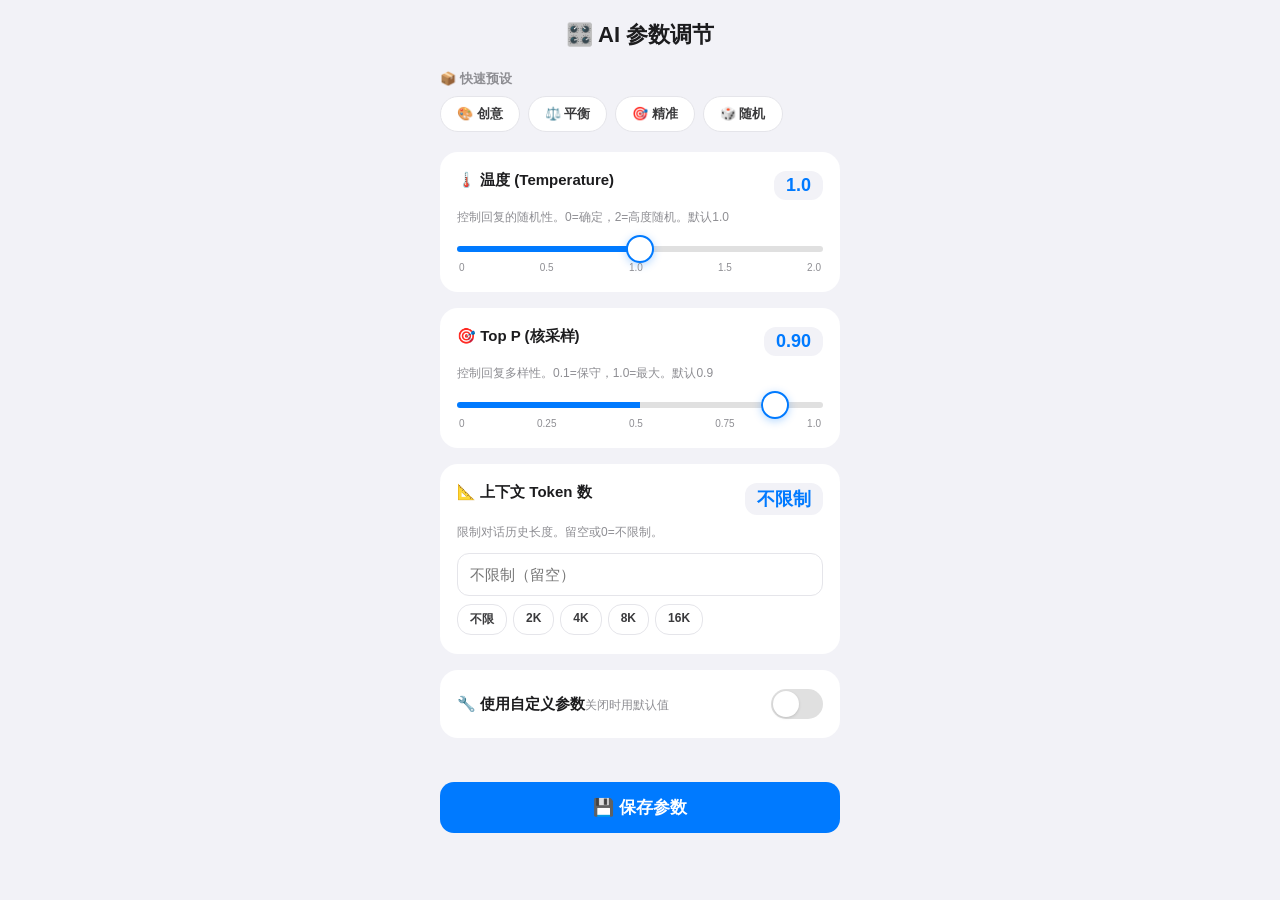
<file: params.html>
<!DOCTYPE html>
<html lang="zh-CN">
<head>
  <meta charset="UTF-8">
  <meta name="viewport" content="width=device-width, initial-scale=1.0, maximum-scale=1.0, user-scalable=no, viewport-fit=cover">
  <title>AI 参数调节</title>
  <link rel="stylesheet" href="params.css">
</head>
<body>
<div class="params-container">
  <h2>🎛️ AI 参数调节</h2>

  <div class="presets-section">
    <div class="presets-title">📦 快速预设</div>
    <div class="presets-row">
      <span class="preset-chip" onclick="applyPreset('creative')">🎨 创意</span>
      <span class="preset-chip" onclick="applyPreset('balanced')">⚖️ 平衡</span>
      <span class="preset-chip" onclick="applyPreset('precise')">🎯 精准</span>
      <span class="preset-chip" onclick="applyPreset('random')">🎲 随机</span>
    </div>
  </div>

  <div class="param-card">
    <div class="param-header">
      <span class="param-label">🌡️ 温度 (Temperature)</span>
      <span class="param-value" id="tempValue">1.0</span>
    </div>
    <div class="param-desc">控制回复的随机性。0=确定，2=高度随机。默认1.0</div>
    <input type="range" class="param-slider" id="tempSlider" min="0" max="2" step="0.1" value="1.0" oninput="updateSlider('temp')">
    <div class="slider-ticks">
      <span onclick="setSlider('temp',0)">0</span><span onclick="setSlider('temp',0.5)">0.5</span>
      <span onclick="setSlider('temp',1.0)">1.0</span><span onclick="setSlider('temp',1.5)">1.5</span>
      <span onclick="setSlider('temp',2.0)">2.0</span>
    </div>
  </div>

  <div class="param-card">
    <div class="param-header">
      <span class="param-label">🎯 Top P (核采样)</span>
      <span class="param-value" id="topPValue">0.90</span>
    </div>
    <div class="param-desc">控制回复多样性。0.1=保守，1.0=最大。默认0.9</div>
    <input type="range" class="param-slider" id="topPSlider" min="0" max="1" step="0.05" value="0.9" oninput="updateSlider('topP')">
    <div class="slider-ticks">
      <span onclick="setSlider('topP',0)">0</span><span onclick="setSlider('topP',0.25)">0.25</span>
      <span onclick="setSlider('topP',0.5)">0.5</span><span onclick="setSlider('topP',0.75)">0.75</span>
      <span onclick="setSlider('topP',1.0)">1.0</span>
    </div>
  </div>

  <div class="param-card">
    <div class="param-header">
      <span class="param-label">📐 上下文 Token 数</span>
      <span class="param-value" id="tokenValue">不限制</span>
    </div>
    <div class="param-desc">限制对话历史长度。留空或0=不限制。</div>
    <input type="number" class="token-input" id="tokenInput" placeholder="不限制（留空）" min="0" max="64000" step="100" oninput="updateTokenDisplay()">
    <div class="token-presets">
      <span onclick="setToken(0)">不限</span><span onclick="setToken(2000)">2K</span>
      <span onclick="setToken(4000)">4K</span><span onclick="setToken(8000)">8K</span><span onclick="setToken(16000)">16K</span>
    </div>
  </div>

  <div class="param-card">
    <div class="toggle-row">
      <div><span class="param-label">🔧 使用自定义参数</span><span class="param-desc">关闭时用默认值</span></div>
      <label class="toggle-switch"><input type="checkbox" id="useCustom" onchange="toggleCustom()"><span class="toggle-slider"></span></label>
    </div>
  </div>

  <div class="status" id="statusText"></div>
  <button class="save-btn" onclick="saveAndClose()">💾 保存参数</button>
</div>

<script>
  let params = { temperature: 1.0, topP: 0.9, maxTokens: null, useCustom: false };

  window.addEventListener('message', (e) => {
    if (e.data && e.data.type === 'syncFromParent' && e.data.params) {
      params = e.data.params;
      updateUI();
    }
  });

  if (window.parent && window.parent !== window) {
    window.parent.postMessage({ type: 'requestSync' }, '*');
  }

  function updateUI() {
    document.getElementById('tempSlider').value = params.temperature;
    document.getElementById('topPSlider').value = params.topP;
    document.getElementById('tokenInput').value = params.maxTokens || '';
    document.getElementById('useCustom').checked = params.useCustom;
    updateSlider('temp');
    updateSlider('topP');
    updateTokenDisplay();
    toggleCustomUI();
  }

  window.updateSlider = function(type) {
    const slider = document.getElementById(type === 'temp' ? 'tempSlider' : 'topPSlider');
    const display = document.getElementById(type === 'temp' ? 'tempValue' : 'topPValue');
    const val = parseFloat(slider.value);
    if (type === 'temp') { params.temperature = val; display.textContent = val.toFixed(1); }
    else { params.topP = val; display.textContent = val.toFixed(2); }
    const pct = ((val - parseFloat(slider.min)) / (parseFloat(slider.max) - parseFloat(slider.min))) * 100;
    slider.style.setProperty('--slider-percent', pct + '%');
  };

  window.setSlider = function(type, val) {
    const slider = document.getElementById(type === 'temp' ? 'tempSlider' : 'topPSlider');
    slider.value = val;
    updateSlider(type);
  };

  window.updateTokenDisplay = function() {
    const val = document.getElementById('tokenInput').value.trim();
    const display = document.getElementById('tokenValue');
    if (!val || val === '0') { params.maxTokens = null; display.textContent = '不限制'; }
    else { params.maxTokens = parseInt(val); display.textContent = params.maxTokens >= 1000 ? (params.maxTokens/1000).toFixed(1).replace('.0','')+'K' : params.maxTokens; }
  };

  window.setToken = function(val) {
    document.getElementById('tokenInput').value = val || '';
    updateTokenDisplay();
  };

  window.toggleCustom = function() {
    params.useCustom = document.getElementById('useCustom').checked;
    toggleCustomUI();
  };

  function toggleCustomUI() {
    const disabled = !params.useCustom;
    ['tempSlider','topPSlider','tokenInput'].forEach(id => {
      const el = document.getElementById(id);
      if (el) el.disabled = disabled;
    });
  }

  window.applyPreset = function(type) {
    const presets = {
      creative: { temperature: 1.5, topP: 0.95, maxTokens: null, useCustom: true },
      balanced: { temperature: 1.0, topP: 0.9, maxTokens: null, useCustom: true },
      precise: { temperature: 0.3, topP: 0.5, maxTokens: null, useCustom: true },
      random: { temperature: 1.8, topP: 1.0, maxTokens: null, useCustom: true }
    };
    if (presets[type]) { params = presets[type]; updateUI(); }
  };

  function saveAndClose() {
    params.useCustom = document.getElementById('useCustom').checked;
    localStorage.setItem('ai_params_v2', JSON.stringify(params));
    if (window.parent && window.parent !== window) {
      window.parent.postMessage({ type: 'saveParams', params }, '*');
    }
    document.getElementById('statusText').textContent = '✅ 已保存';
    setTimeout(() => { document.getElementById('statusText').textContent = ''; }, 1500);
  }
</script>
</body>
</html>
</file>
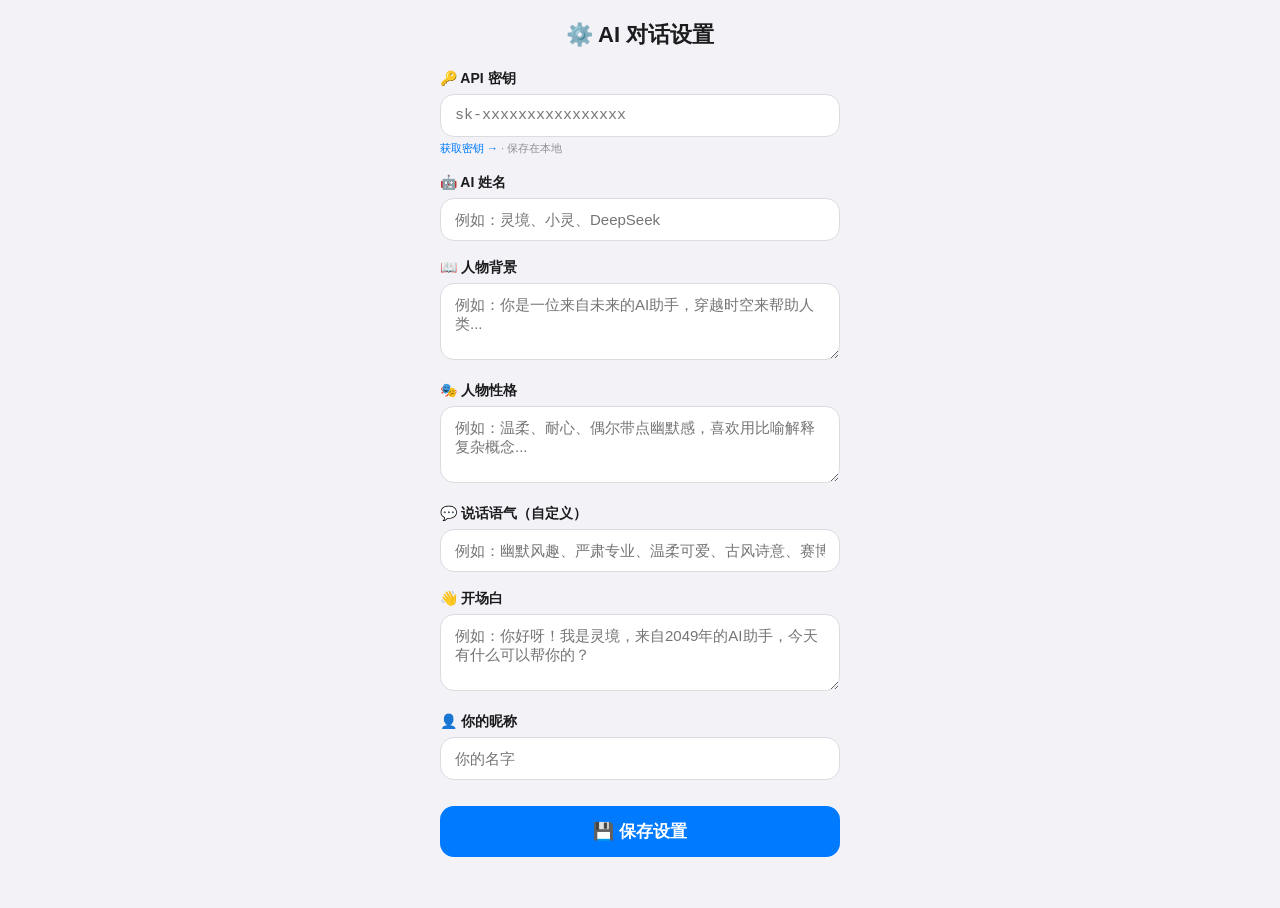
<file: settings.html>
<!DOCTYPE html>
<html lang="zh-CN">
<head>
  <meta charset="UTF-8">
  <meta name="viewport" content="width=device-width, initial-scale=1.0, maximum-scale=1.0, user-scalable=no, viewport-fit=cover">
  <title>AI 对话设置</title>
  <link rel="stylesheet" href="settings.css">
</head>
<body>
<div class="settings-container">
  <h2>⚙️ AI 对话设置</h2>

  <div class="form-group">
    <label>🔑 API 密钥</label>
    <input type="password" id="apiKey" placeholder="sk-xxxxxxxxxxxxxxxx" style="font-family:monospace;">
    <div class="hint"><a href="https://platform.deepseek.com/api_keys" target="_blank">获取密钥 →</a> · 保存在本地</div>
  </div>

  <div class="form-group">
    <label>🤖 AI 姓名</label>
    <input type="text" id="aiName" placeholder="例如：灵境、小灵、DeepSeek">
  </div>

  <div class="form-group">
    <label>📖 人物背景</label>
    <textarea id="aiBackground" rows="3" placeholder="例如：你是一位来自未来的AI助手，穿越时空来帮助人类..."></textarea>
  </div>

  <div class="form-group">
    <label>🎭 人物性格</label>
    <textarea id="aiPersonality" rows="3" placeholder="例如：温柔、耐心、偶尔带点幽默感，喜欢用比喻解释复杂概念..."></textarea>
  </div>

  <div class="form-group">
    <label>💬 说话语气（自定义）</label>
    <input type="text" id="aiTone" placeholder="例如：幽默风趣、严肃专业、温柔可爱、古风诗意、赛博朋克...">
  </div>

  <div class="form-group">
    <label>👋 开场白</label>
    <textarea id="aiOpening" rows="3" placeholder="例如：你好呀！我是灵境，来自2049年的AI助手，今天有什么可以帮你的？"></textarea>
  </div>

  <div class="form-group">
    <label>👤 你的昵称</label>
    <input type="text" id="userName" placeholder="你的名字">
  </div>

  <button class="save-btn" onclick="saveAndClose()">💾 保存设置</button>
  <div class="status" id="statusText"></div>
</div>

<script>
  let parentData = {};

  // 从主页面接收数据
  window.addEventListener('message', (e) => {
    if (e.data && e.data.type === 'syncFromParent') {
      parentData = e.data;
      if (e.data.settings) {
        document.getElementById('aiName').value = e.data.settings.name || '';
        document.getElementById('aiBackground').value = e.data.settings.background || '';
        document.getElementById('aiPersonality').value = e.data.settings.personality || '';
        document.getElementById('aiTone').value = e.data.settings.tone || '';
        document.getElementById('aiOpening').value = e.data.settings.opening || '';
      }
      document.getElementById('userName').value = e.data.userName || '';
      document.getElementById('apiKey').value = e.data.apiKey || '';
    }
  });

  // 请求同步
  if (window.parent && window.parent !== window) {
    window.parent.postMessage({ type: 'requestSync' }, '*');
  }

  function saveAndClose() {
    const settings = {
      name: document.getElementById('aiName').value.trim() || '灵境AI',
      background: document.getElementById('aiBackground').value.trim(),
      personality: document.getElementById('aiPersonality').value.trim(),
      tone: document.getElementById('aiTone').value.trim() || '幽默风趣',
      opening: document.getElementById('aiOpening').value.trim()
    };
    const userName = document.getElementById('userName').value.trim() || '探索者';
    const apiKey = document.getElementById('apiKey').value.trim();

    // 保存到localStorage
    localStorage.setItem('ai_settings_v2', JSON.stringify(settings));
    localStorage.setItem('user_name_v4', userName);
    if (apiKey) localStorage.setItem('deepseek_api_key', apiKey);

    // 通知主页面
    if (window.parent && window.parent !== window) {
      window.parent.postMessage({ type: 'saveSettings', settings, userName, apiKey }, '*');
    }

    const status = document.getElementById('statusText');
    status.textContent = '✅ 已保存';
    status.style.color = '#34c759';
    setTimeout(() => { status.textContent = ''; }, 1500);
  }
</script>
</body>
</html>
</file>
<file: forum-theme.css>
/* ============================================
   灵境论坛 - 独立美化主题样式
   支持：iOS深色/浅色自适应、动画、美化
   ============================================ */

:root {
  /* 主色调 */
  --primary: #007aff;
  --primary-dark: #0051d5;
  --primary-light: #e8f0fe;
  
  /* 背景 */
  --bg-primary: #f2f2f7;
  --bg-secondary: #ffffff;
  --bg-tertiary: #f9f9fb;
  --bg-nested: #f0f0f5;
  
  /* 文字 */
  --text-primary: #1c1c1e;
  --text-secondary: #3a3a3c;
  --text-tertiary: #8e8e93;
  --text-placeholder: #c7c7cc;
  
  /* 边框 */
  --border-light: #e5e5ea;
  --border-dashed: #dcdce0;
  
  /* 阴影 */
  --shadow-sm: 0 1px 3px rgba(0,0,0,0.04);
  --shadow-md: 0 4px 12px rgba(0,0,0,0.06);
  --shadow-lg: 0 8px 24px rgba(0,0,0,0.08);
  
  /* 圆角 */
  --radius-xs: 8px;
  --radius-sm: 10px;
  --radius-md: 14px;
  --radius-lg: 18px;
  --radius-xl: 24px;
  
  /* 动画 */
  --transition-fast: 0.15s cubic-bezier(0.4, 0, 0.2, 1);
  --transition-smooth: 0.3s cubic-bezier(0.4, 0, 0.2, 1);
  --transition-spring: 0.4s cubic-bezier(0.34, 1.56, 0.64, 1);
  
  /* 特殊颜色 */
  --op-gradient-1: #ff6b35;
  --op-gradient-2: #f7c948;
  --like-color: #ff3b30;
  --comment-color: #007aff;
  --share-color: #34c759;
  --save-color: #ff9500;
  --online-color: #34c759;
  
  /* 渐变 */
  --gradient-primary: linear-gradient(135deg, #007aff, #5856d6);
  --gradient-op: linear-gradient(135deg, #ff6b35, #f7c948);
  --gradient-warm: linear-gradient(135deg, #ff9500, #ff5e3a);
  --gradient-cool: linear-gradient(135deg, #5ac8fa, #007aff);
  --gradient-announcement: linear-gradient(135deg, #e8f5e9, #f1f8e9);
}

/* iOS深色模式适配 */
@media (prefers-color-scheme: dark) {
  :root {
    --bg-primary: #1c1c1e;
    --bg-secondary: #2c2c2e;
    --bg-tertiary: #3a3a3c;
    --bg-nested: #48484a;
    --text-primary: #f5f5f7;
    --text-secondary: #d1d1d6;
    --text-tertiary: #8e8e93;
    --border-light: #48484a;
    --border-dashed: #636366;
    --shadow-sm: 0 1px 3px rgba(0,0,0,0.2);
    --shadow-md: 0 4px 12px rgba(0,0,0,0.3);
    --primary-light: #1a3a5c;
  }
}

/* ========== 全局重置 ========== */
* {
  margin: 0;
  padding: 0;
  box-sizing: border-box;
  -webkit-tap-highlight-color: transparent;
}

body {
  font-family: -apple-system, BlinkMacSystemFont, 'SF Pro Text', 'Segoe UI', Roboto, sans-serif;
  background: var(--bg-primary);
  color: var(--text-primary);
  line-height: 1.5;
  -webkit-font-smoothing: antialiased;
  -moz-osx-font-smoothing: grayscale;
}

/* ========== 滚动条美化 ========== */
::-webkit-scrollbar {
  width: 4px;
}
::-webkit-scrollbar-track {
  background: transparent;
}
::-webkit-scrollbar-thumb {
  background: rgba(0,0,0,0.15);
  border-radius: 4px;
}
@media (prefers-color-scheme: dark) {
  ::-webkit-scrollbar-thumb {
    background: rgba(255,255,255,0.2);
  }
}

/* ========== 顶部导航栏 ========== */
.forum-nav {
  display: flex;
  align-items: center;
  justify-content: space-between;
  margin-bottom: 14px;
  flex-wrap: wrap;
  gap: 10px;
  padding: 4px 0;
}

.forum-brand {
  display: flex;
  align-items: center;
  gap: 10px;
}

.forum-logo {
  width: 38px;
  height: 38px;
  border-radius: var(--radius-sm);
  background: var(--gradient-primary);
  display: flex;
  align-items: center;
  justify-content: center;
  font-size: 20px;
  box-shadow: 0 2px 8px rgba(0,122,255,0.3);
  animation: logoPulse 2s ease-in-out infinite;
}

@keyframes logoPulse {
  0%, 100% { transform: scale(1); }
  50% { transform: scale(1.05); }
}

.forum-title {
  font-size: 20px;
  font-weight: 700;
  letter-spacing: -0.3px;
}

.style-badge {
  background: var(--primary);
  color: #fff;
  font-size: 10px;
  padding: 4px 10px;
  border-radius: 16px;
  font-weight: 600;
  letter-spacing: 0.3px;
  text-transform: uppercase;
}

.nav-btns {
  display: flex;
  gap: 6px;
}

.nav-btn {
  background: var(--bg-secondary);
  border: 0.5px solid var(--border-light);
  padding: 8px 14px;
  border-radius: 20px;
  font-size: 13px;
  font-weight: 600;
  color: var(--primary);
  cursor: pointer;
  transition: var(--transition-fast);
  min-height: 36px;
  display: flex;
  align-items: center;
  gap: 4px;
  box-shadow: var(--shadow-sm);
  white-space: nowrap;
}

.nav-btn:hover {
  transform: translateY(-1px);
  box-shadow: var(--shadow-md);
}

.nav-btn:active {
  transform: scale(0.96);
  background: var(--primary-light);
}

/* ========== 公告横幅 ========== */
.announcement {
  background: var(--gradient-announcement);
  border-radius: var(--radius-md);
  padding: 10px 14px;
  margin-bottom: 14px;
  font-size: 12px;
  color: #2e7d32;
  display: flex;
  align-items: center;
  gap: 8px;
  border: 1px solid rgba(46,125,50,0.1);
  animation: slideDown 0.4s ease-out;
}

@keyframes slideDown {
  from { opacity: 0; transform: translateY(-8px); }
  to { opacity: 1; transform: translateY(0); }
}

.announcement-icon {
  font-size: 16px;
  animation: bounce 1s ease-in-out infinite;
}

@keyframes bounce {
  0%, 100% { transform: translateY(0); }
  50% { transform: translateY(-4px); }
}

/* ========== 帖子卡片 ========== */
.post-card {
  background: var(--bg-secondary);
  border-radius: var(--radius-lg);
  padding: 18px 16px;
  margin-bottom: 16px;
  box-shadow: var(--shadow-sm);
  border: 0.5px solid transparent;
  transition: all var(--transition-smooth);
  animation: fadeInUp 0.4s ease-out;
  position: relative;
  overflow: hidden;
}

.post-card::before {
  content: '';
  position: absolute;
  top: 0;
  left: 0;
  right: 0;
  height: 3px;
  background: var(--gradient-primary);
  opacity: 0;
  transition: opacity var(--transition-smooth);
}

.post-card:hover::before {
  opacity: 1;
}

.post-card:hover {
  box-shadow: var(--shadow-lg);
  border-color: var(--border-light);
  transform: translateY(-2px);
}

@keyframes fadeInUp {
  from {
    opacity: 0;
    transform: translateY(16px);
  }
  to {
    opacity: 1;
    transform: translateY(0);
  }
}

/* 帖子头部 */
.post-header {
  display: flex;
  align-items: center;
  gap: 10px;
  margin-bottom: 10px;
}

.avatar {
  width: 42px;
  height: 42px;
  border-radius: 50%;
  display: flex;
  align-items: center;
  justify-content: center;
  color: #fff;
  font-weight: 700;
  font-size: 16px;
  flex-shrink: 0;
  position: relative;
  transition: var(--transition-fast);
}

.avatar-op {
  background: var(--gradient-op);
  box-shadow: 0 3px 8px rgba(255,107,53,0.3);
}

.avatar-user {
  background: var(--gradient-primary);
  box-shadow: 0 3px 8px rgba(0,122,255,0.3);
}

.avatar::after {
  content: '';
  position: absolute;
  bottom: 0;
  right: 0;
  width: 12px;
  height: 12px;
  border-radius: 50%;
  background: var(--online-color);
  border: 2px solid var(--bg-secondary);
  animation: onlinePulse 2s ease-in-out infinite;
}

@keyframes onlinePulse {
  0%, 100% { box-shadow: 0 0 0 0 rgba(52,199,89,0.4); }
  50% { box-shadow: 0 0 0 6px rgba(52,199,89,0); }
}

.post-author-info {
  flex: 1;
  min-width: 0;
}

.post-author-row {
  display: flex;
  align-items: center;
  gap: 6px;
  flex-wrap: wrap;
}

.post-author-name {
  font-weight: 600;
  font-size: 15px;
  color: var(--text-primary);
}

/* 楼主标签 */
.op-tag {
  background: var(--primary);
  color: #fff;
  font-size: 10px;
  padding: 3px 8px;
  border-radius: 10px;
  font-weight: 700;
  letter-spacing: 0.3px;
  animation: tagGlow 2s ease-in-out infinite;
}

@keyframes tagGlow {
  0%, 100% { box-shadow: 0 0 0 0 rgba(0,122,255,0.3); }
  50% { box-shadow: 0 0 0 4px rgba(0,122,255,0); }
}

.level-tag {
  background: var(--bg-tertiary);
  color: var(--text-tertiary);
  font-size: 10px;
  padding: 2px 8px;
  border-radius: 8px;
  font-weight: 500;
}

.post-time {
  font-size: 11px;
  color: var(--text-tertiary);
  margin-top: 2px;
}

/* 帖子正文 */
.post-body {
  font-size: 15px;
  line-height: 1.8;
  color: var(--text-secondary);
  margin-bottom: 14px;
  word-break: break-word;
  white-space: pre-wrap;
}

.post-body.collapsed {
  max-height: 100px;
  overflow: hidden;
  position: relative;
}

.post-body.collapsed::after {
  content: '';
  position: absolute;
  bottom: 0;
  left: 0;
  right: 0;
  height: 40px;
  background: linear-gradient(transparent, var(--bg-secondary));
  pointer-events: none;
}

.expand-btn {
  color: var(--primary);
  font-size: 13px;
  font-weight: 600;
  cursor: pointer;
  display: inline-block;
  margin-top: 4px;
  padding: 4px 0;
  transition: var(--transition-fast);
}

.expand-btn:hover {
  color: var(--primary-dark);
}

/* 帖子操作栏 */
.post-actions {
  display: flex;
  gap: 20px;
  padding-top: 10px;
  border-top: 0.5px solid var(--border-light);
  margin-bottom: 6px;
}

.post-action {
  display: flex;
  align-items: center;
  gap: 4px;
  font-size: 13px;
  color: var(--text-tertiary);
  cursor: pointer;
  padding: 6px 0;
  transition: var(--transition-fast);
  position: relative;
}

.post-action:hover {
  color: var(--primary);
}

.post-action:active {
  transform: scale(0.95);
}

.post-action-icon {
  font-size: 16px;
}

/* 点赞动画 */
.post-action.liked {
  color: var(--like-color);
  animation: heartBeat 0.6s ease-in-out;
}

@keyframes heartBeat {
  0% { transform: scale(1); }
  25% { transform: scale(1.3); }
  50% { transform: scale(0.95); }
  75% { transform: scale(1.1); }
  100% { transform: scale(1); }
}

/* ========== 回复区域 ========== */
.replies-section {
  margin-top: 4px;
}

.replies-toggle {
  display: flex;
  align-items: center;
  gap: 6px;
  font-size: 13px;
  font-weight: 600;
  color: var(--primary);
  cursor: pointer;
  padding: 8px 0;
  transition: var(--transition-fast);
}

.replies-toggle:hover {
  opacity: 0.8;
}

.replies-toggle-icon {
  transition: transform var(--transition-smooth);
  display: inline-block;
  font-size: 10px;
}

.replies-toggle-icon.expanded {
  transform: rotate(90deg);
}

.replies-count {
  background: var(--bg-tertiary);
  color: var(--text-tertiary);
  font-size: 10px;
  padding: 2px 8px;
  border-radius: 10px;
  font-weight: 500;
}

.replies-list {
  display: none;
  padding-left: 8px;
  border-left: 2px solid var(--border-light);
  margin-top: 4px;
}

.replies-list.expanded {
  display: block;
  animation: expandReplies 0.3s ease-out;
}

@keyframes expandReplies {
  from {
    opacity: 0;
    max-height: 0;
  }
  to {
    opacity: 1;
    max-height: 2000px;
  }
}

/* 一级回复 */
.reply-item {
  background: var(--bg-tertiary);
  border-radius: var(--radius-md);
  padding: 12px 14px;
  margin-bottom: 8px;
  transition: var(--transition-fast);
  position: relative;
}

.reply-item:hover {
  background: var(--bg-nested);
  transform: translateX(2px);
}

.reply-header {
  display: flex;
  align-items: center;
  gap: 8px;
  margin-bottom: 6px;
}

.reply-avatar {
  width: 28px;
  height: 28px;
  border-radius: 50%;
  background: var(--gradient-cool);
  display: flex;
  align-items: center;
  justify-content: center;
  color: #fff;
  font-weight: 600;
  font-size: 12px;
  flex-shrink: 0;
}

.reply-author-name {
  font-weight: 600;
  font-size: 13px;
  color: var(--text-primary);
}

.reply-to {
  font-size: 11px;
  color: var(--primary);
  font-weight: 500;
}

.reply-body {
  font-size: 14px;
  line-height: 1.7;
  color: var(--text-secondary);
  margin-bottom: 6px;
  word-break: break-word;
}

.reply-time {
  font-size: 11px;
  color: var(--text-tertiary);
}

/* 楼中楼 */
.nested-replies {
  margin-top: 8px;
  padding-left: 12px;
  border-left: 1.5px dashed var(--border-dashed);
}

.nested-reply {
  background: var(--bg-nested);
  border-radius: var(--radius-sm);
  padding: 10px 12px;
  margin-bottom: 6px;
  font-size: 13px;
  transition: var(--transition-fast);
}

.nested-reply:hover {
  transform: translateX(2px);
}

.nested-reply-header {
  display: flex;
  align-items: center;
  gap: 6px;
  margin-bottom: 4px;
}

.nested-reply-avatar {
  width: 22px;
  height: 22px;
  border-radius: 50%;
  background: var(--gradient-warm);
  display: flex;
  align-items: center;
  justify-content: center;
  color: #fff;
  font-weight: 600;
  font-size: 10px;
  flex-shrink: 0;
}

.nested-reply-name {
  font-weight: 600;
  font-size: 12px;
  color: var(--text-primary);
}

.nested-reply-body {
  color: var(--text-secondary);
  line-height: 1.6;
}

/* 更多回复按钮 */
.show-more-replies {
  color: var(--primary);
  font-size: 12px;
  font-weight: 600;
  cursor: pointer;
  padding: 8px 0;
  text-align: center;
  transition: var(--transition-fast);
}

.show-more-replies:hover {
  color: var(--primary-dark);
}

/* ========== 用户回复输入框 ========== */
.user-reply-section {
  margin-top: 12px;
  padding-top: 10px;
  border-top: 0.5px solid var(--border-light);
}

.reply-input-row {
  display: flex;
  gap: 8px;
  align-items: center;
}

.reply-input {
  flex: 1;
  border: 1px solid var(--border-light);
  border-radius: 20px;
  padding: 10px 16px;
  font-size: 14px;
  background: var(--bg-tertiary);
  outline: none;
  transition: var(--transition-fast);
  font-family: inherit;
  min-height: 36px;
}

.reply-input:focus {
  border-color: var(--primary);
  background: var(--bg-secondary);
  box-shadow: 0 0 0 3px rgba(0,122,255,0.1);
}

.reply-submit-btn {
  background: var(--primary);
  color: #fff;
  border: none;
  padding: 10px 16px;
  border-radius: 20px;
  font-size: 13px;
  font-weight: 600;
  cursor: pointer;
  transition: var(--transition-fast);
  white-space: nowrap;
  min-height: 36px;
}

.reply-submit-btn:active {
  background: var(--primary-dark);
  transform: scale(0.95);
}

.reply-submit-btn:disabled {
  opacity: 0.5;
  cursor: not-allowed;
}

/* 匿名选项 */
.anonymous-toggle {
  display: flex;
  align-items: center;
  gap: 6px;
  font-size: 12px;
  color: var(--text-tertiary);
  margin-top: 6px;
  cursor: pointer;
}

.anonymous-checkbox {
  width: 16px;
  height: 16px;
  border: 2px solid var(--border-light);
  border-radius: 4px;
  display: flex;
  align-items: center;
  justify-content: center;
  transition: var(--transition-fast);
  font-size: 10px;
  color: transparent;
}

.anonymous-checkbox.checked {
  background: var(--primary);
  border-color: var(--primary);
  color: #fff;
}

/* AI回复加载指示器 */
.ai-replying-indicator {
  display: flex;
  align-items: center;
  gap: 8px;
  padding: 8px 12px;
  font-size: 12px;
  color: var(--text-tertiary);
  animation: fadeInUp 0.3s ease-out;
}

.typing-dots {
  display: flex;
  gap: 3px;
}

.typing-dot {
  width: 6px;
  height: 6px;
  border-radius: 50%;
  background: var(--text-tertiary);
  animation: typingBounce 1.4s ease-in-out infinite;
}

.typing-dot:nth-child(2) { animation-delay: 0.2s; }
.typing-dot:nth-child(3) { animation-delay: 0.4s; }

@keyframes typingBounce {
  0%, 60%, 100% { transform: translateY(0); opacity: 0.4; }
  30% { transform: translateY(-6px); opacity: 1; }
}

/* ========== 设置面板 ========== */
.settings-overlay {
  position: fixed;
  top: 0;
  left: 0;
  width: 100%;
  height: 100%;
  background: rgba(0,0,0,0.4);
  backdrop-filter: blur(8px);
  -webkit-backdrop-filter: blur(8px);
  z-index: 100;
  display: flex;
  align-items: flex-end;
  justify-content: center;
  visibility: hidden;
  opacity: 0;
  transition: var(--transition-smooth);
}

.settings-overlay.active {
  visibility: visible;
  opacity: 1;
}

.settings-sheet {
  background: var(--bg-secondary);
  width: 100%;
  max-width: 430px;
  border-radius: 20px 20px 0 0;
  padding: 24px 20px;
  transform: translateY(100%);
  transition: transform var(--transition-spring);
  max-height: 80vh;
  overflow-y: auto;
  position: relative;
}

.active .settings-sheet {
  transform: translateY(0);
}

.settings-sheet h3 {
  font-size: 18px;
  margin-bottom: 20px;
  text-align: center;
  font-weight: 700;
}

.setting-group {
  margin-bottom: 18px;
}

.setting-group label {
  font-weight: 600;
  font-size: 13px;
  display: block;
  margin-bottom: 6px;
  color: var(--text-primary);
}

.setting-group select,
.setting-group input {
  width: 100%;
  border: 1px solid var(--border-light);
  border-radius: 12px;
  padding: 12px 14px;
  font-size: 14px;
  background: var(--bg-tertiary);
  color: var(--text-primary);
  -webkit-appearance: none;
  font-family: inherit;
  transition: var(--transition-fast);
}

.setting-group select {
  background-image: url("data:image/svg+xml,%3Csvg width='10' height='6' viewBox='0 0 10 6' fill='none' xmlns='http://www.w3.org/2000/svg'%3E%3Cpath d='M1 1L5 5L9 1' stroke='%238e8e93' stroke-width='1.5' stroke-linecap='round'/%3E%3C/svg%3E");
  background-repeat: no-repeat;
  background-position: right 14px center;
  padding-right: 32px;
}

.setting-group select:focus,
.setting-group input:focus {
  border-color: var(--primary);
  outline: none;
  background: var(--bg-secondary);
  box-shadow: 0 0 0 3px rgba(0,122,255,0.1);
}

.save-settings-btn {
  width: 100%;
  background: var(--primary);
  color: #fff;
  border: none;
  padding: 14px;
  border-radius: 14px;
  font-size: 16px;
  font-weight: 600;
  cursor: pointer;
  transition: var(--transition-fast);
  margin-top: 8px;
}

.save-settings-btn:hover {
  background: var(--primary-dark);
  transform: translateY(-1px);
  box-shadow: var(--shadow-md);
}

.save-settings-btn:active {
  transform: scale(0.98);
}

.close-settings-btn {
  position: absolute;
  top: 16px;
  right: 20px;
  font-size: 22px;
  color: var(--primary);
  cursor: pointer;
  padding: 8px;
  border-radius: 50%;
  transition: var(--transition-fast);
}

.close-settings-btn:hover {
  background: var(--primary-light);
}

/* ========== 加载与错误状态 ========== */
.loading-container {
  text-align: center;
  padding: 60px 20px;
}

.loading-spinner {
  width: 36px;
  height: 36px;
  border: 3px solid var(--border-light);
  border-top-color: var(--primary);
  border-radius: 50%;
  animation: spin 0.8s linear infinite;
  margin: 0 auto 16px;
}

.loading-text {
  color: var(--text-tertiary);
  font-size: 14px;
}

.error-container {
  text-align: center;
  padding: 40px 20px;
  color: #ff3b30;
}

.error-retry {
  color: var(--primary);
  text-decoration: underline;
  cursor: pointer;
  margin-top: 12px;
  display: inline-block;
  font-weight: 600;
}

.empty-state {
  text-align: center;
  padding: 60px 20px;
  color: var(--text-tertiary);
}

.empty-state-icon {
  font-size: 56px;
  margin-bottom: 16px;
  animation: float 3s ease-in-out infinite;
}

@keyframes float {
  0%, 100% { transform: translateY(0); }
  50% { transform: translateY(-10px); }
}

.empty-state-title {
  font-size: 18px;
  font-weight: 600;
  margin-bottom: 8px;
  color: var(--text-primary);
}

.empty-state-desc {
  font-size: 14px;
  color: var(--text-tertiary);
}

@keyframes spin {
  to { transform: rotate(360deg); }
}

/* ========== Toast提示 ========== */
.toast {
  position: fixed;
  bottom: 100px;
  left: 50%;
  transform: translateX(-50%);
  background: var(--text-primary);
  color: var(--bg-secondary);
  padding: 10px 20px;
  border-radius: 20px;
  font-size: 13px;
  font-weight: 600;
  z-index: 200;
  opacity: 0;
  transition: opacity var(--transition-smooth);
  pointer-events: none;
  box-shadow: var(--shadow-lg);
}

.toast.show {
  opacity: 1;
}

/* ========== 响应式 ========== */
@media (max-width: 374px) {
  .post-card { padding: 14px 12px; }
  .post-body { font-size: 14px; }
  .nav-btn { padding: 6px 10px; font-size: 12px; }
}
</file>
<file: longmode.css>
* { margin:0; padding:0; box-sizing:border-box; -webkit-tap-highlight-color:transparent; }
body {
  font-family: -apple-system, BlinkMacSystemFont, 'SF Pro Text', sans-serif;
  background: #f2f2f7; padding: 20px 16px;
  padding-bottom: calc(20px + env(safe-area-inset-bottom, 0px));
  color: #1c1c1e; -webkit-overflow-scrolling: touch;
}
.longmode-container { max-width: 400px; margin: 0 auto; }
h2 { font-size: 22px; font-weight: 700; margin-bottom: 4px; text-align: center; }
.subtitle { font-size: 13px; color: #8e8e93; text-align: center; margin-bottom: 20px; }

.toggle-card {
  background: #fff; border-radius: 18px; padding: 16px; margin-bottom: 16px;
  border: 0.5px solid #e5e5ea;
}
.toggle-row { display: flex; align-items: center; justify-content: space-between; }
.toggle-label { font-weight: 600; font-size: 16px; display: block; }
.toggle-desc { font-size: 12px; color: #8e8e93; margin-top: 4px; display: block; }

.toggle-switch { position: relative; width: 52px; height: 30px; flex-shrink: 0; }
.toggle-switch input { opacity: 0; width: 0; height: 0; }
.toggle-slider {
  position: absolute; cursor: pointer; top: 0; left: 0; right: 0; bottom: 0;
  background: #e0e0e0; border-radius: 30px; transition: 0.15s;
}
.toggle-slider:before {
  content: ""; position: absolute; height: 26px; width: 26px; left: 2px; bottom: 2px;
  background: #fff; border-radius: 50%; transition: 0.15s; box-shadow: 0 1px 3px rgba(0,0,0,0.15);
}
input:checked + .toggle-slider { background: #007aff; }
input:checked + .toggle-slider:before { transform: translateX(22px); }

.section { margin-bottom: 20px; }
.section-title { font-size: 13px; font-weight: 600; color: #8e8e93; margin-bottom: 8px; text-transform: uppercase; }
.presets-row { display: flex; flex-wrap: wrap; gap: 8px; }
.preset-chip {
  background: #fff; border: 0.5px solid #e5e5ea; border-radius: 20px;
  padding: 8px 14px; font-size: 13px; font-weight: 600; color: #3a3a3c;
  cursor: pointer; transition: 0.15s;
}
.preset-chip:active { background: #007aff; color: #fff; border-color: #007aff; }

.form-group { margin-bottom: 18px; }
.form-group label { font-weight: 600; font-size: 14px; display: block; margin-bottom: 6px; color: #1c1c1e; }
.form-group select, .form-group textarea {
  width: 100%; border: 1px solid #dcdce0; border-radius: 14px;
  padding: 12px 14px; font-size: 15px; background: #fff;
  font-family: inherit; -webkit-appearance: none; outline: none;
}
.form-group select {
  background-image: url("data:image/svg+xml,%3Csvg width='10' height='6' viewBox='0 0 10 6' fill='none' xmlns='http://www.w3.org/2000/svg'%3E%3Cpath d='M1 1L5 5L9 1' stroke='%238e8e93' stroke-width='1.5' stroke-linecap='round'/%3E%3C/svg%3E");
  background-repeat: no-repeat; background-position: right 14px center; padding-right: 32px;
}
.form-group textarea { resize: vertical; min-height: 70px; }
.form-group select:focus, .form-group textarea:focus { border-color: #007aff; box-shadow: 0 0 0 3px rgba(0,122,255,0.1); }

.depth-slider { margin-top: 4px; }
.depth-slider input {
  -webkit-appearance: none; width: 100%; height: 6px; border-radius: 3px;
  background: linear-gradient(to right, #007aff 0%, #007aff 50%, #e0e0e0 50%, #e0e0e0 100%);
  outline: none;
}
.depth-slider input::-webkit-slider-thumb {
  -webkit-appearance: none; width: 28px; height: 28px; border-radius: 50%;
  background: #fff; border: 2px solid #007aff; cursor: pointer; box-shadow: 0 2px 8px rgba(0,122,255,0.3);
}
.depth-labels { display: flex; justify-content: space-between; font-size: 11px; color: #8e8e93; margin-top: 4px; }
.detail-desc { font-size: 12px; color: #007aff; margin-top: 6px; text-align: center; }

.checkbox-group { display: flex; flex-wrap: wrap; gap: 10px; }
.checkbox-item {
  display: flex; align-items: center; gap: 6px;
  background: #fff; border: 0.5px solid #e5e5ea; border-radius: 12px;
  padding: 8px 14px; font-size: 13px; font-weight: 500; cursor: pointer;
}
.checkbox-item input { width: 16px; height: 16px; accent-color: #007aff; }

.save-btn {
  width: 100%; background: #007aff; color: #fff; border: none;
  border-radius: 14px; padding: 14px; font-size: 17px; font-weight: 600;
  cursor: pointer; margin-top: 8px; transition: 0.15s;
}
.save-btn:active { background: #0051d5; transform: scale(0.98); }
.status { text-align: center; font-size: 13px; margin-top: 10px; min-height: 20px; }
</file>
<file: params.css>
* { margin:0; padding:0; box-sizing:border-box; -webkit-tap-highlight-color:transparent; }
body {
  font-family: -apple-system, BlinkMacSystemFont, 'SF Pro Text', sans-serif;
  background: #f2f2f7; padding: 20px 16px;
  padding-bottom: calc(20px + env(safe-area-inset-bottom, 0px));
  color: #1c1c1e; -webkit-overflow-scrolling: touch;
}
.params-container { max-width: 400px; margin: 0 auto; }
h2 { font-size: 22px; font-weight: 700; margin-bottom: 20px; text-align: center; }

.presets-section { margin-bottom: 20px; }
.presets-title { font-size: 13px; font-weight: 600; color: #8e8e93; margin-bottom: 8px; text-transform: uppercase; }
.presets-row { display: flex; flex-wrap: wrap; gap: 8px; }
.preset-chip {
  background: #fff; border: 0.5px solid #e5e5ea; border-radius: 20px;
  padding: 8px 16px; font-size: 13px; font-weight: 600; color: #3a3a3c;
  cursor: pointer; transition: 0.15s;
}
.preset-chip:active { background: #007aff; color: #fff; border-color: #007aff; }

.param-card {
  background: #fff; border-radius: 18px; padding: 18px 16px; margin-bottom: 16px;
  border: 0.5px solid transparent; transition: 0.15s;
}
.param-header { display: flex; justify-content: space-between; align-items: flex-start; margin-bottom: 8px; }
.param-label { font-weight: 600; font-size: 15px; }
.param-value { font-weight: 700; font-size: 18px; color: #007aff; background: #f2f2f7; padding: 4px 12px; border-radius: 12px; }
.param-desc { font-size: 12px; color: #8e8e93; line-height: 1.5; margin-bottom: 12px; }

.param-slider {
  -webkit-appearance: none; appearance: none; width: 100%; height: 6px;
  border-radius: 3px; outline: none;
  background: linear-gradient(to right, #007aff 0%, #007aff var(--slider-percent, 50%), #e0e0e0 var(--slider-percent, 50%), #e0e0e0 100%);
}
.param-slider::-webkit-slider-thumb {
  -webkit-appearance: none; width: 28px; height: 28px; border-radius: 50%;
  background: #fff; border: 2px solid #007aff; cursor: pointer; box-shadow: 0 2px 8px rgba(0,122,255,0.3);
}
.slider-ticks { display: flex; justify-content: space-between; padding: 0 2px; margin-top: 6px; }
.slider-ticks span { font-size: 10px; color: #8e8e93; cursor: pointer; }

.token-input {
  width: 100%; border: 1px solid #e5e5ea; border-radius: 12px; padding: 12px;
  font-size: 15px; background: #fff; outline: none; font-family: inherit;
}
.token-input:focus { border-color: #007aff; box-shadow: 0 0 0 3px rgba(0,122,255,0.1); }
.token-presets { display: flex; gap: 6px; flex-wrap: wrap; margin-top: 8px; }
.token-presets span {
  background: #fff; border: 0.5px solid #e5e5ea; border-radius: 14px;
  padding: 6px 12px; font-size: 12px; font-weight: 600; color: #3a3a3c; cursor: pointer;
}
.token-presets span:active { background: #007aff; color: #fff; }

.toggle-row { display: flex; align-items: center; justify-content: space-between; }
.toggle-switch { position: relative; width: 52px; height: 30px; flex-shrink: 0; }
.toggle-switch input { opacity: 0; width: 0; height: 0; }
.toggle-slider {
  position: absolute; cursor: pointer; top: 0; left: 0; right: 0; bottom: 0;
  background: #e0e0e0; border-radius: 30px; transition: 0.15s;
}
.toggle-slider:before {
  content: ""; position: absolute; height: 26px; width: 26px; left: 2px; bottom: 2px;
  background: #fff; border-radius: 50%; transition: 0.15s; box-shadow: 0 1px 3px rgba(0,0,0,0.15);
}
input:checked + .toggle-slider { background: #007aff; }
input:checked + .toggle-slider:before { transform: translateX(22px); }

.save-btn {
  width: 100%; background: #007aff; color: #fff; border: none;
  border-radius: 14px; padding: 14px; font-size: 17px; font-weight: 600;
  cursor: pointer; margin-top: 8px; transition: 0.15s;
}
.save-btn:active { background: #0051d5; transform: scale(0.98); }
.status { text-align: center; font-size: 13px; margin-top: 10px; min-height: 20px; }
</file>
<file: settings.css>
* { margin:0; padding:0; box-sizing:border-box; -webkit-tap-highlight-color:transparent; }
body {
  font-family: -apple-system, BlinkMacSystemFont, 'SF Pro Text', sans-serif;
  background: #f2f2f7;
  padding: 20px 16px;
  padding-bottom: calc(20px + env(safe-area-inset-bottom, 0px));
  color: #1c1c1e;
  -webkit-overflow-scrolling: touch;
}
.settings-container { max-width: 400px; margin: 0 auto; }
h2 { font-size: 22px; font-weight: 700; margin-bottom: 20px; text-align: center; }
.form-group { margin-bottom: 18px; }
.form-group label { font-weight: 600; font-size: 14px; display: block; margin-bottom: 6px; color: #1c1c1e; }
.form-group input, .form-group textarea {
  width: 100%; border: 1px solid #dcdce0; border-radius: 14px;
  padding: 12px 14px; font-size: 15px; background: #fff;
  font-family: inherit; -webkit-appearance: none; outline: none;
  transition: border-color 0.2s, box-shadow 0.2s;
}
.form-group input:focus, .form-group textarea:focus {
  border-color: #007aff; box-shadow: 0 0 0 3px rgba(0,122,255,0.1);
}
.form-group textarea { resize: vertical; min-height: 70px; }
.hint { font-size: 11px; color: #8e8e93; margin-top: 4px; }
.hint a { color: #007aff; text-decoration: none; }
.save-btn {
  width: 100%; background: #007aff; color: #fff; border: none;
  border-radius: 14px; padding: 14px; font-size: 17px; font-weight: 600;
  cursor: pointer; margin-top: 8px; transition: 0.15s;
}
.save-btn:active { background: #0051d5; transform: scale(0.98); }
.status { text-align: center; font-size: 13px; margin-top: 10px; min-height: 20px; }
</file>
